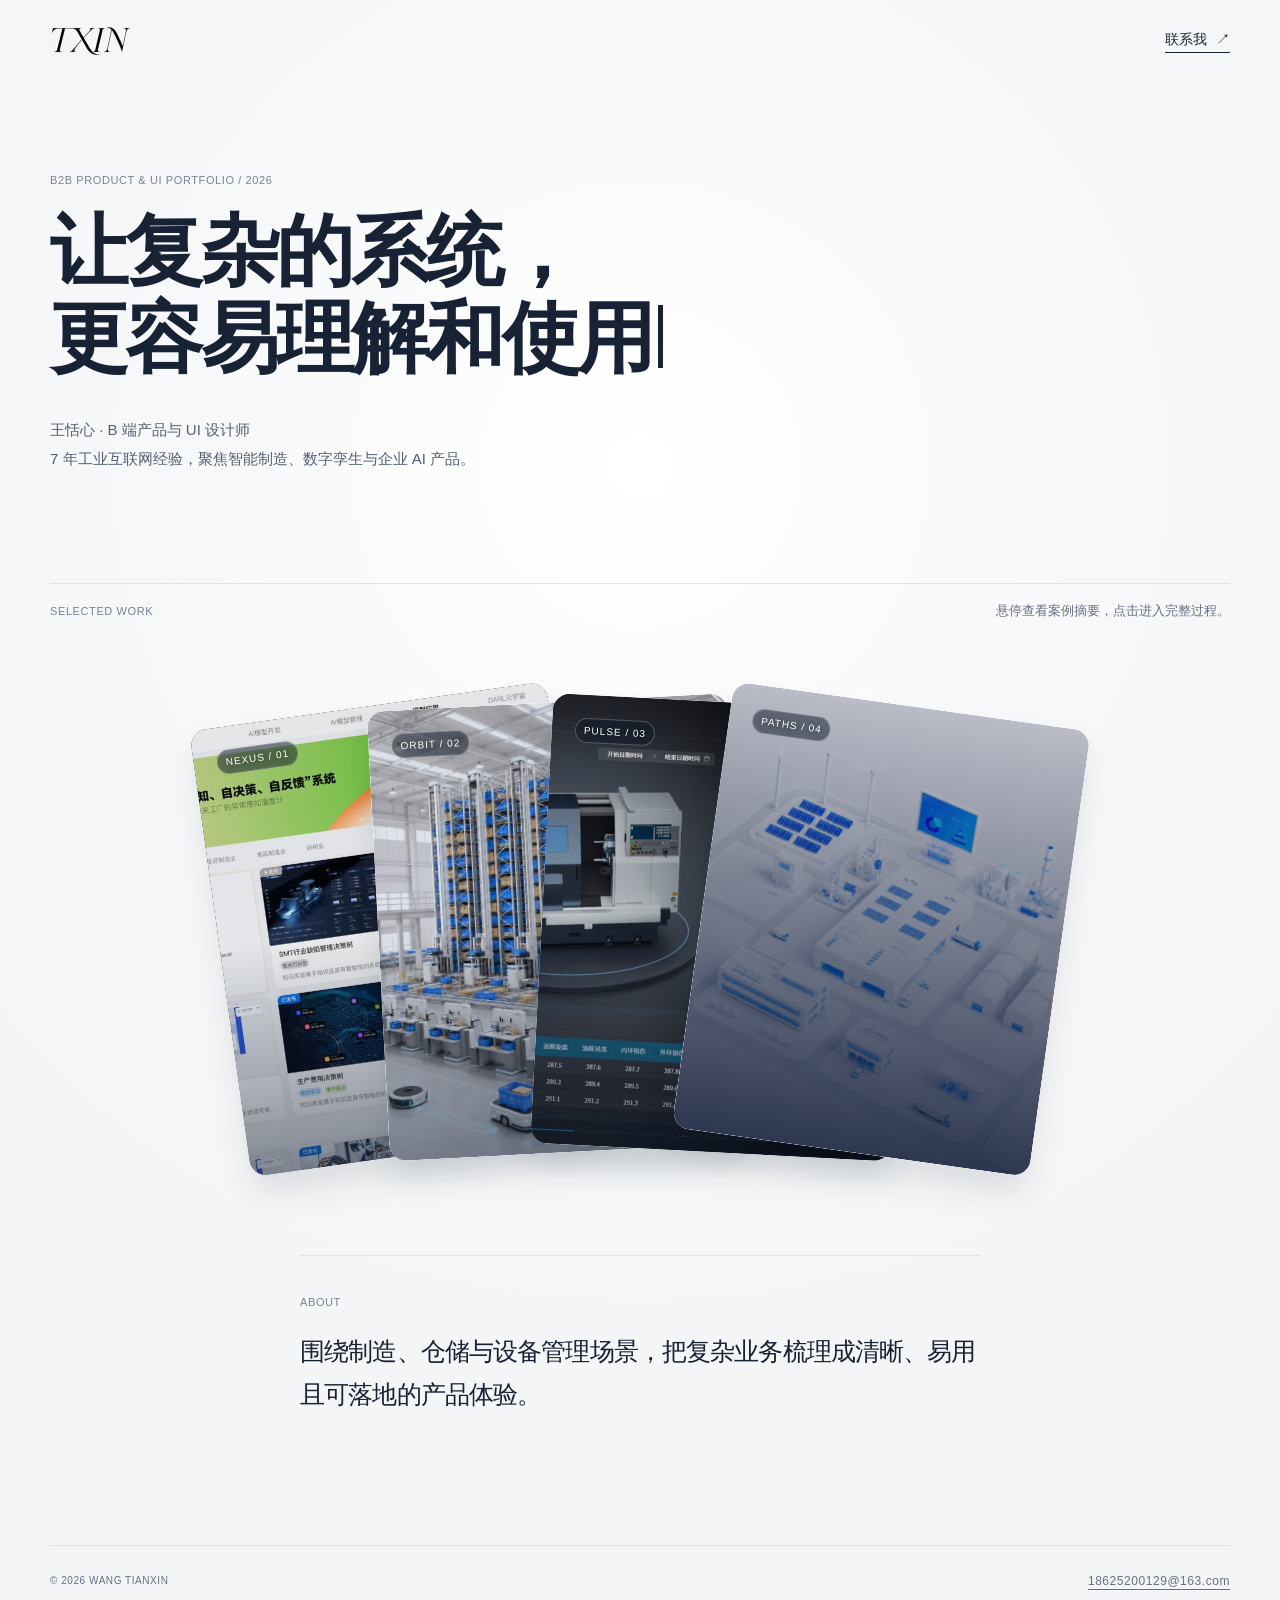
<file: index.html>
<!doctype html>
<html lang="zh-CN">
  <head>
    <link rel="icon" type="image/png" href="/favicon-64.png">
    <meta charset="UTF-8" />
    <meta name="viewport" content="width=device-width, initial-scale=1.0" />
    <meta name="description" content="B 端产品案例作品集" />
    <title>Hello TXIN</title>
    <link rel="stylesheet" href="styles.css?v=mobile-cards-1" />
    <script src="site.js" defer></script>
  </head>
  <body>
    <header class="site-header">
      <a class="wordmark" href="index.html" aria-label="回到首页"><img class="txin-logo" src="assets/txin-logo-home.png" alt="TXIN" /></a>
      <a class="contact-link" href="mailto:18625200129@163.com">联系我 <span aria-hidden="true">↗</span></a>
    </header>

    <main>
      <section class="intro" aria-labelledby="page-title">
        <p class="eyebrow">B2B PRODUCT &amp; UI PORTFOLIO / 2026</p>
        <h1 id="page-title">让复杂的系统，<br />更容易理解和使用。</h1>
        <p class="intro-copy">王恬心 · B 端产品与 UI 设计师<br />7 年工业互联网经验，聚焦智能制造、数字孪生与企业 AI 产品。</p>
      </section>

      <section class="work" aria-labelledby="work-title">
        <div class="section-heading">
          <p class="eyebrow">SELECTED WORK</p>
          <p id="work-title">悬停查看案例摘要，点击进入完整过程。</p>
        </div>

        <div class="case-deck" aria-label="精选案例">
          <a class="case-card card-1" href="cases/operations-platform.html" aria-describedby="case-1-summary">
            <div class="card-visual visual-1 card-cover card-darl" aria-hidden="true">
              <span class="visual-kicker">NEXUS / 01</span>
              <img src="assets/darl-home-card.jpg" alt="" loading="lazy" decoding="async" fetchpriority="low" />
            </div>
            <div class="card-detail" id="case-1-summary">
              <p class="card-index">01 / 工业元宇宙</p>
              <h2>DARL 达尔工业元宇宙</h2>
              <p>从 0 到 1 完成产品方案与原型，进入工厂验证并支撑多个客户沟通。</p>
              <span>查看案例 <b>↗</b></span>
            </div>
          </a>

          <a class="case-card card-2" href="cases/supply-chain.html" aria-describedby="case-2-summary">
            <div class="card-visual visual-2 k1-card-cover card-cover" aria-hidden="true">
              <span class="visual-kicker">ORBIT / 02</span>
              <img src="assets/k1-home-card.jpg" alt="" loading="lazy" decoding="async" fetchpriority="low" />
            </div>
            <div class="card-detail" id="case-2-summary">
              <p class="card-index">02 / 智能仓储 · 视频案例</p>
              <h2>K1-ASRS 智能立体库</h2>
              <p>参与国家级元宇宙标准验证产品，支持入库、出库与设备运维实时管理。</p>
              <span>查看案例 <b>↗</b></span>
            </div>
          </a>

          <a class="case-card card-3" href="cases/data-insights.html" aria-describedby="case-3-summary">
            <div class="card-visual visual-3 card-cover card-epms" aria-hidden="true">
              <span class="visual-kicker">PULSE / 03</span>
              <img src="assets/epms/home-card.jpg" alt="" decoding="async" fetchpriority="high" />
            </div>
            <div class="card-detail" id="case-3-summary">
              <p class="card-index">03 / 设备管理</p>
              <h2>EPMS 设备管理系统改版</h2>
              <p>覆盖设备台账、维护任务与处理记录，统一线上管理与追溯流程。</p>
              <span>查看案例 <b>↗</b></span>
            </div>
          </a>

          <a class="case-card card-4" href="cases/customer-success.html" aria-describedby="case-4-summary">
            <div class="card-visual visual-4 card-cover card-ai" aria-hidden="true">
              <span class="visual-kicker">ANCHOR / 04</span>
              <img src="assets/ai-home-card.jpg" alt="" loading="lazy" decoding="async" fetchpriority="low" />
            </div>
            <div class="card-detail" id="case-4-summary">
              <p class="card-index">04 / 企业 AI</p>
              <h2>伏羲 AI 中台</h2>
              <p>服务 30+ 头部客户，支撑从数据、模型到应用发布的平台化 AI 产品。</p>
              <span>查看案例 <b>↗</b></span>
            </div>
          </a>

          <a class="case-card card-5" href="cases/mega-os.html" aria-describedby="case-5-summary">
            <div class="card-visual visual-5 mega-card-cover card-cover" aria-hidden="true">
              <span class="visual-kicker">PATHS / 04</span>
              <img src="assets/mega-home-card.jpg" alt="" loading="lazy" decoding="async" fetchpriority="low" />
            </div>
            <div class="card-detail" id="case-5-summary">
              <p class="card-index">04 / 产品探索</p>
              <h2>制造业软件的两种产品路径</h2>
              <p>从传统 MOM 体系的重构升级，到轻量化、可配置的 SaaS 产品探索。</p>
              <span>查看详情 <b>↗</b></span>
            </div>
          </a>
        </div>
      </section>

      <section class="about" aria-label="关于我">
        <p class="eyebrow">ABOUT</p>
        <p>围绕制造、仓储与设备管理场景，把复杂业务梳理成清晰、易用且可落地的产品体验。</p>
      </section>
    </main>

    <footer><span>© 2026 WANG TIANXIN</span><a href="mailto:18625200129@163.com">18625200129@163.com</a></footer>
  </body>
</html>
</file>
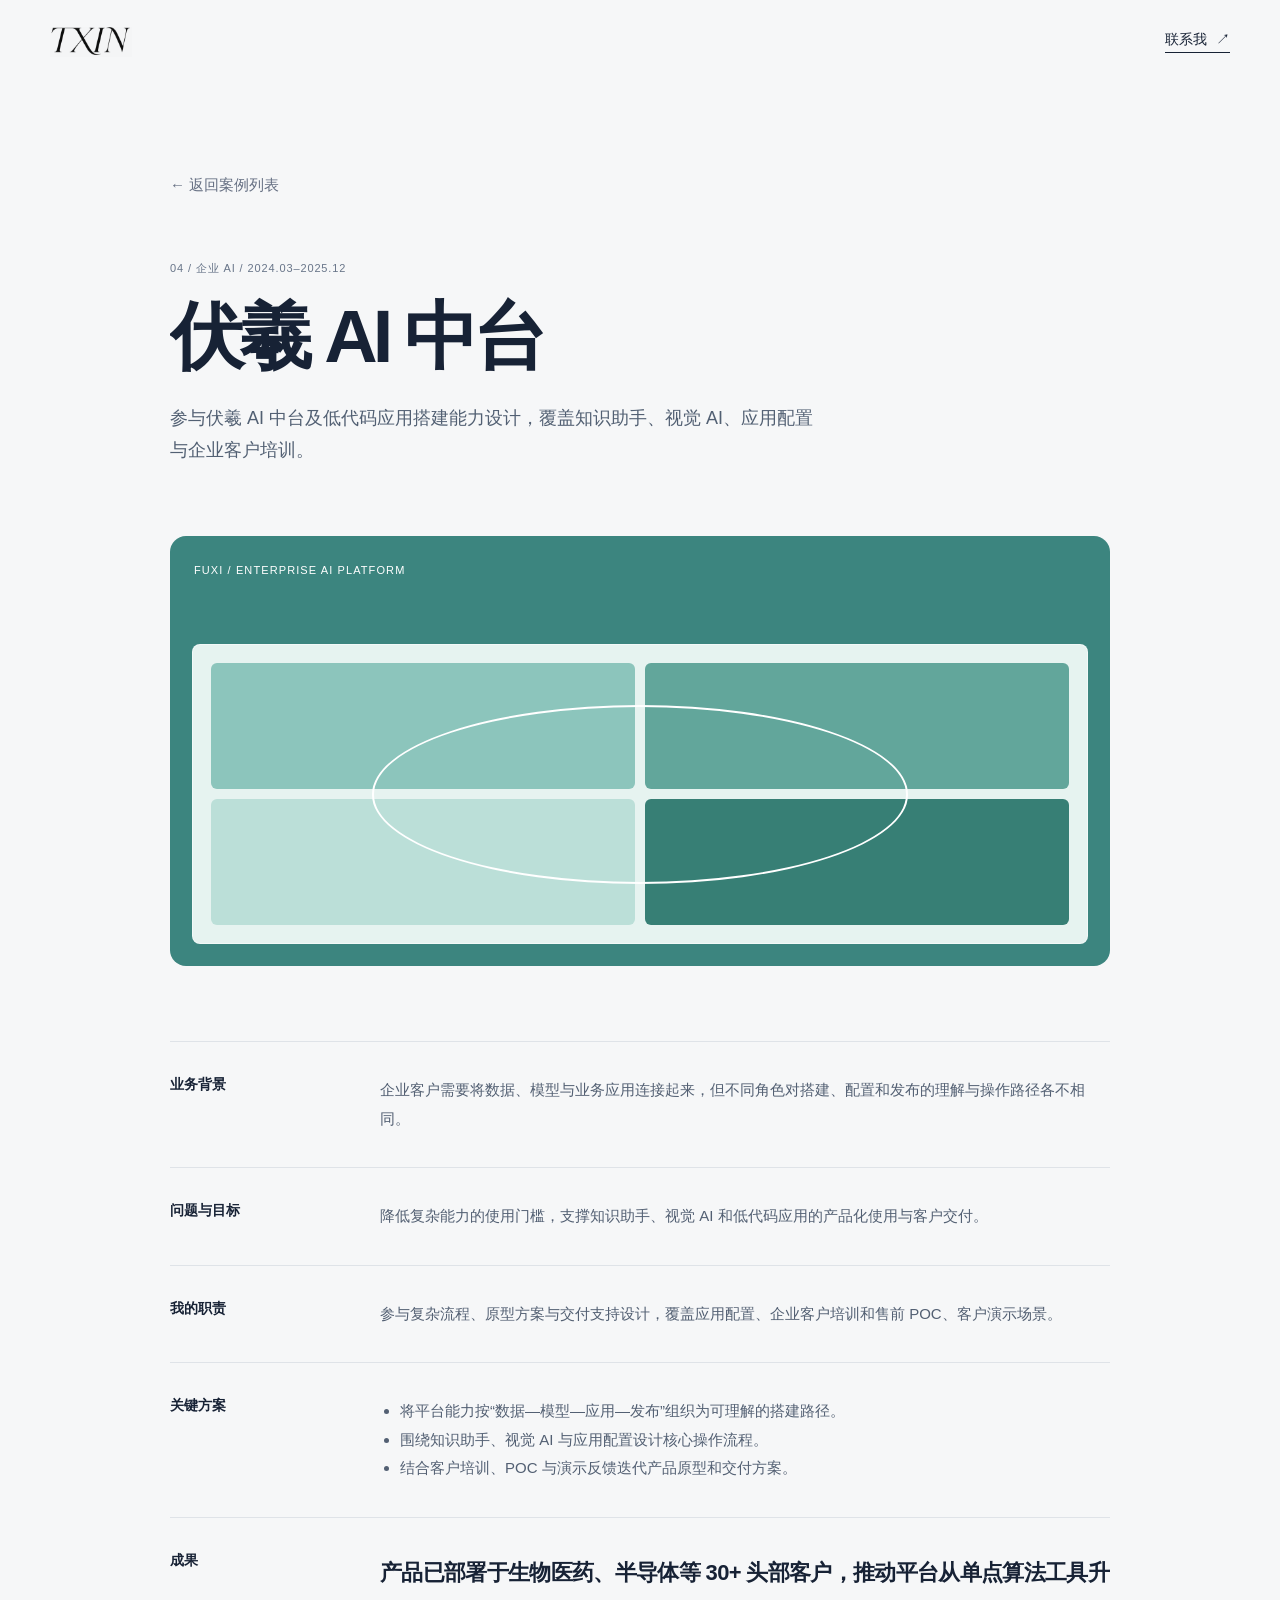
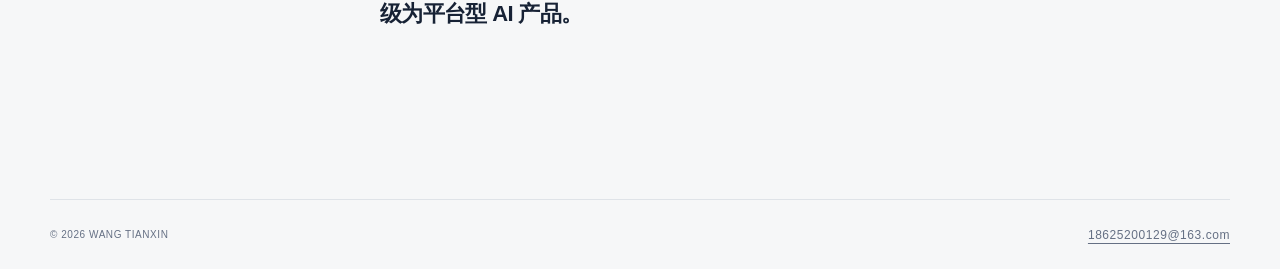
<file: cases/customer-success.html>
<!doctype html>
<html lang="zh-CN">
  <head>
    <meta charset="UTF-8" />
    <meta name="viewport" content="width=device-width, initial-scale=1.0" />
    <title>伏羲 AI 中台｜王恬心</title>
    <link rel="stylesheet" href="../styles.css" />
  </head>
  <body class="case-page">
    <header class="site-header"><a class="wordmark" href="../index.html" aria-label="回到首页"><img class="txin-logo" src="../assets/txin-logo.png" alt="TXIN" /></a><a class="contact-link" href="mailto:18625200129@163.com">联系我 <span>↗</span></a></header>
    <main class="case-main">
      <a class="back-link" href="../index.html">← 返回案例列表</a>
      <p class="case-label">04 / 企业 AI / 2024.03–2025.12</p>
      <h1>伏羲 AI 中台</h1>
      <p class="case-lead">参与伏羲 AI 中台及低代码应用搭建能力设计，覆盖知识助手、视觉 AI、应用配置与企业客户培训。</p>
      <div class="case-hero card-visual visual-4"><span class="visual-kicker">FUXI / ENTERPRISE AI PLATFORM</span><div class="customer-grid"><i></i><i></i><i></i><i></i><b></b></div></div>
      <section class="case-content"><h2>业务背景</h2><p>企业客户需要将数据、模型与业务应用连接起来，但不同角色对搭建、配置和发布的理解与操作路径各不相同。</p></section>
      <section class="case-content"><h2>问题与目标</h2><p>降低复杂能力的使用门槛，支撑知识助手、视觉 AI 和低代码应用的产品化使用与客户交付。</p></section>
      <section class="case-content"><h2>我的职责</h2><p>参与复杂流程、原型方案与交付支持设计，覆盖应用配置、企业客户培训和售前 POC、客户演示场景。</p></section>
      <section class="case-content"><h2>关键方案</h2><ul><li>将平台能力按“数据—模型—应用—发布”组织为可理解的搭建路径。</li><li>围绕知识助手、视觉 AI 与应用配置设计核心操作流程。</li><li>结合客户培训、POC 与演示反馈迭代产品原型和交付方案。</li></ul></section>
      <section class="case-content"><h2>成果</h2><p class="case-result">产品已部署于生物医药、半导体等 30+ 头部客户，推动平台从单点算法工具升级为平台型 AI 产品。</p></section>
    </main>
    <footer><span>© 2026 WANG TIANXIN</span><a href="mailto:18625200129@163.com">18625200129@163.com</a></footer>
  </body>
</html>
</file>
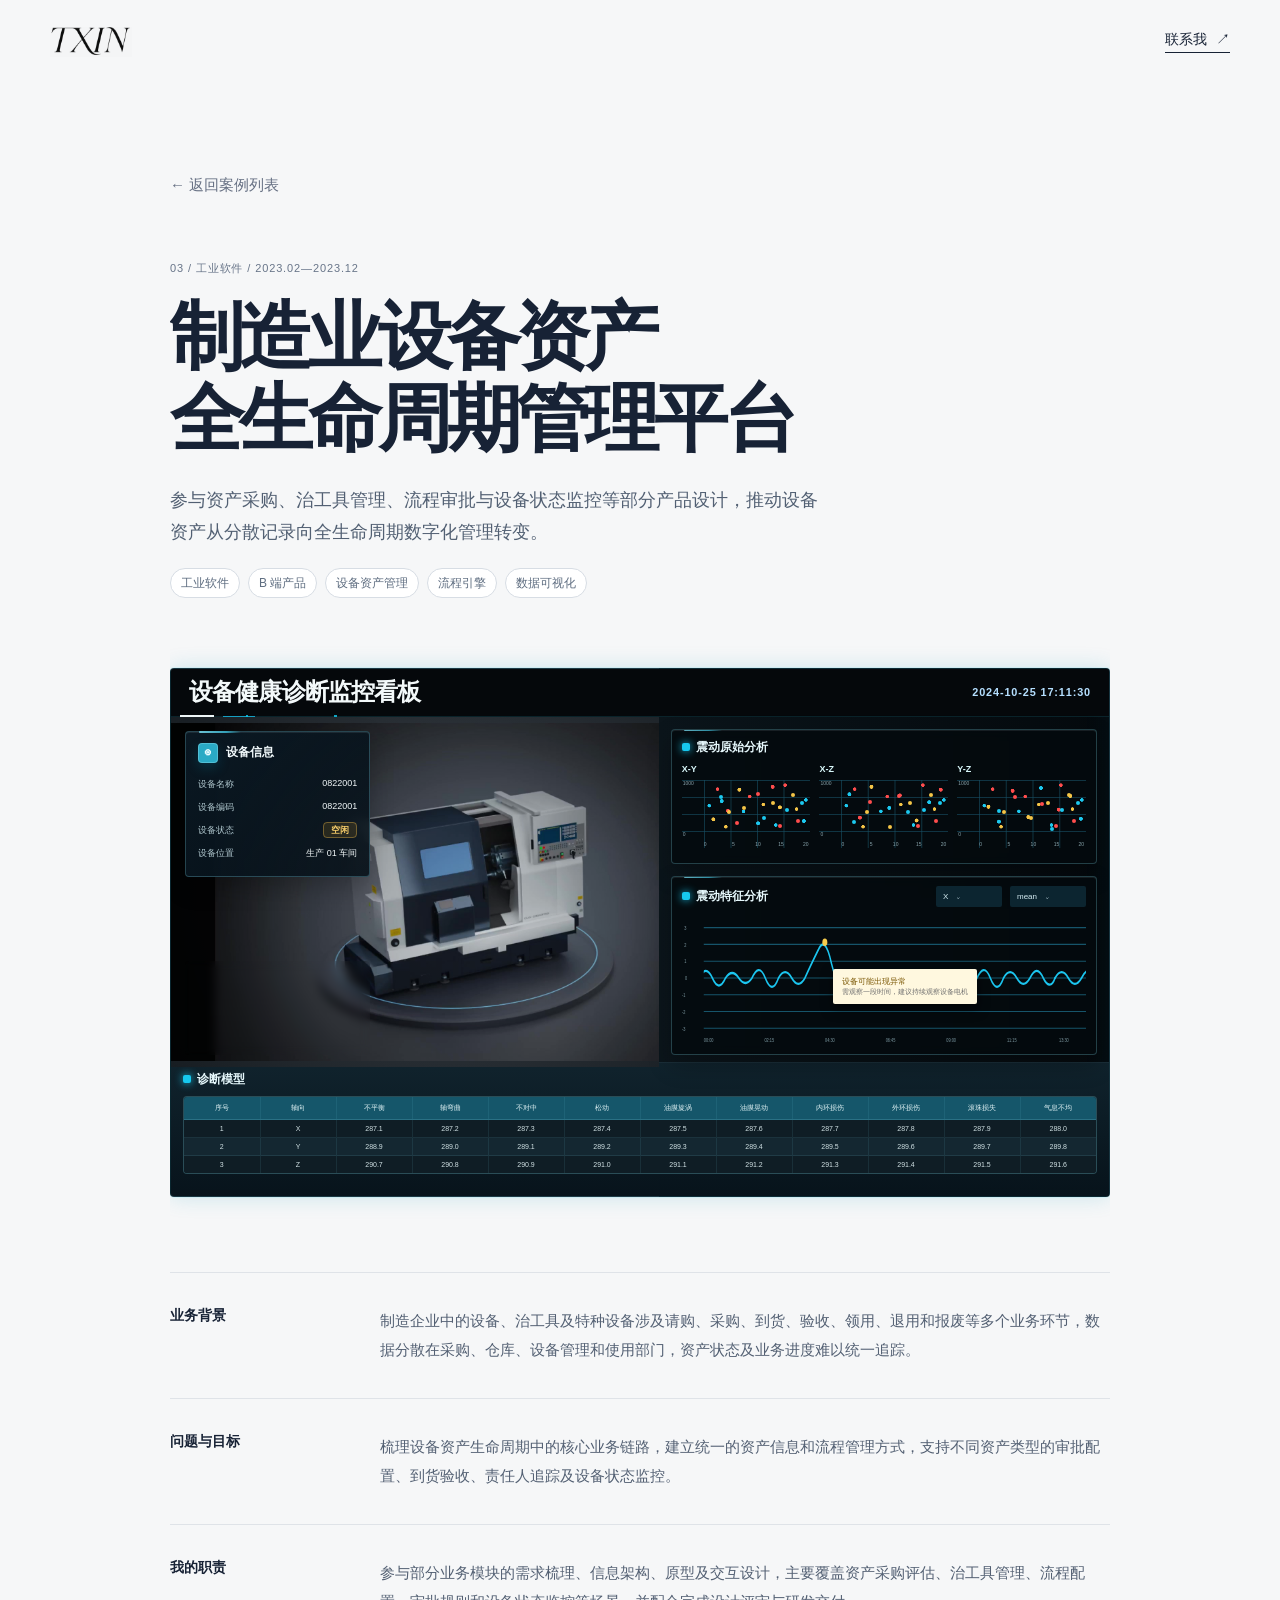
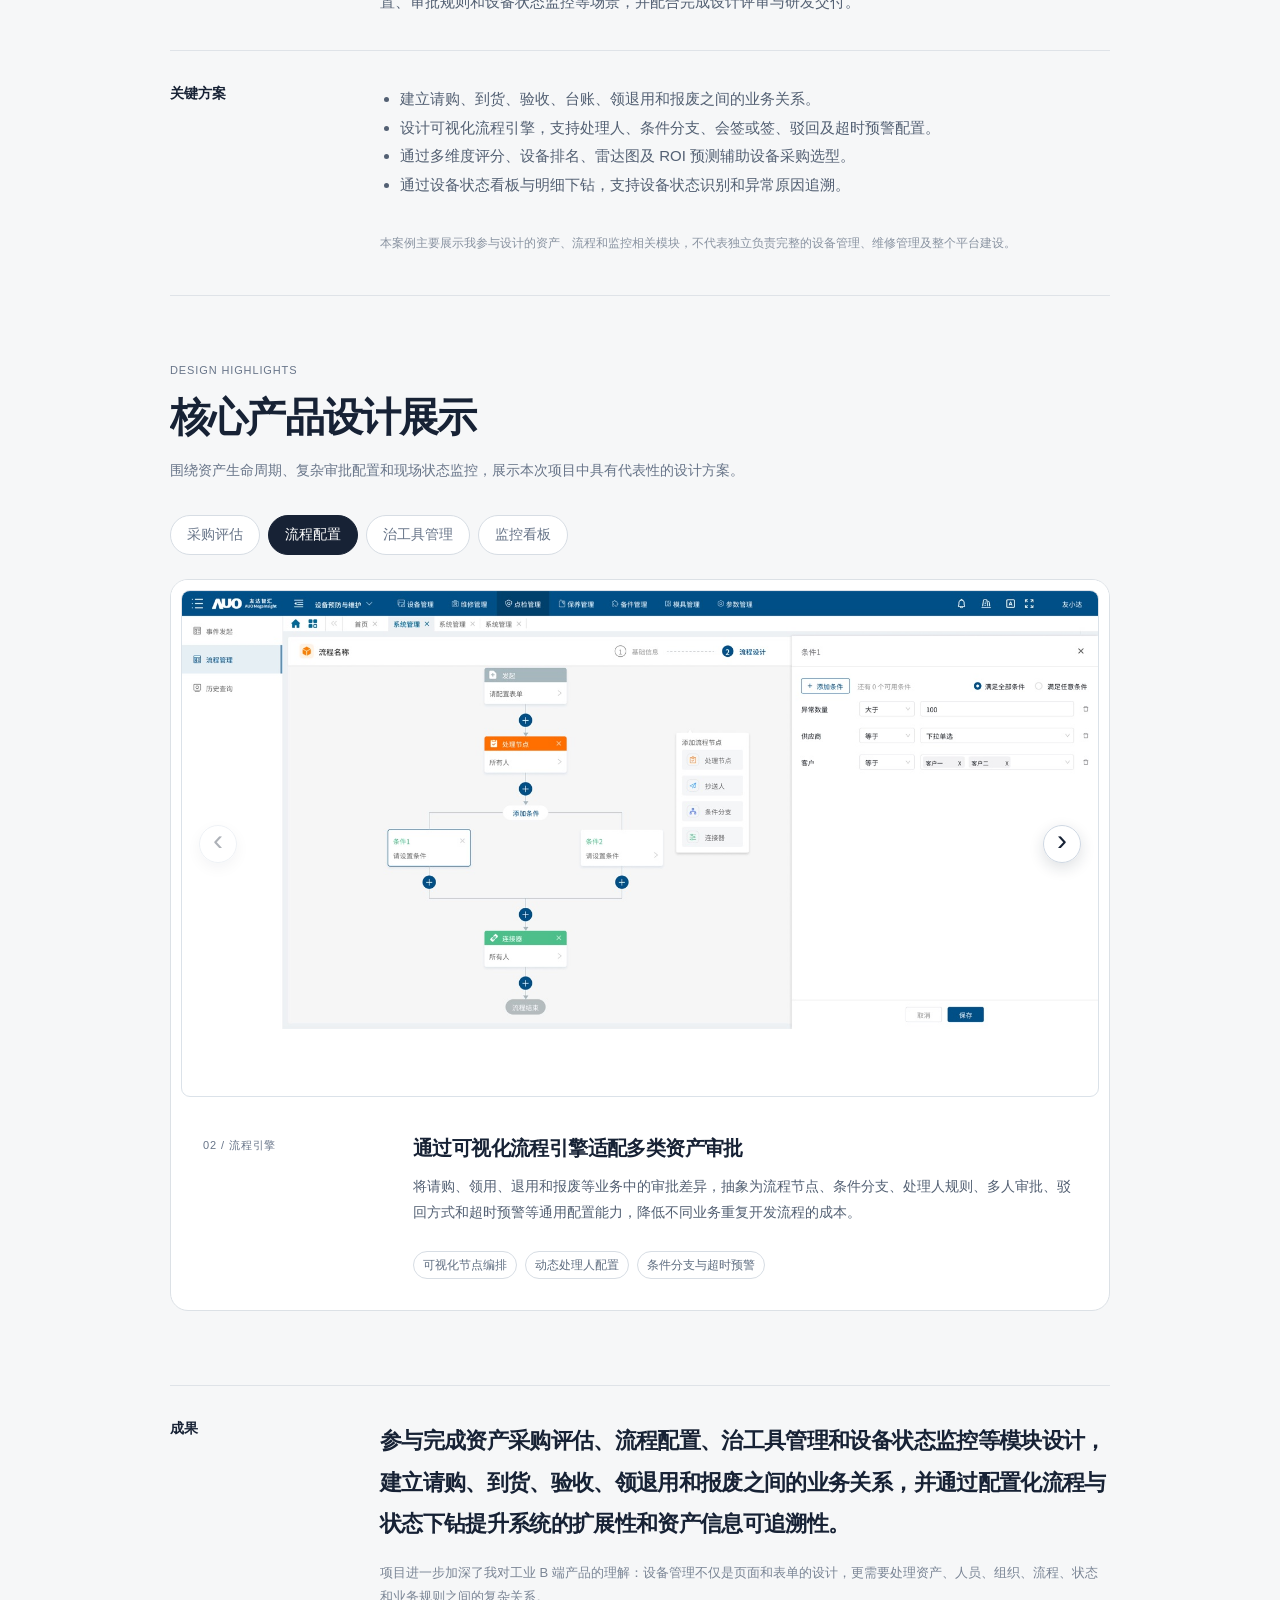
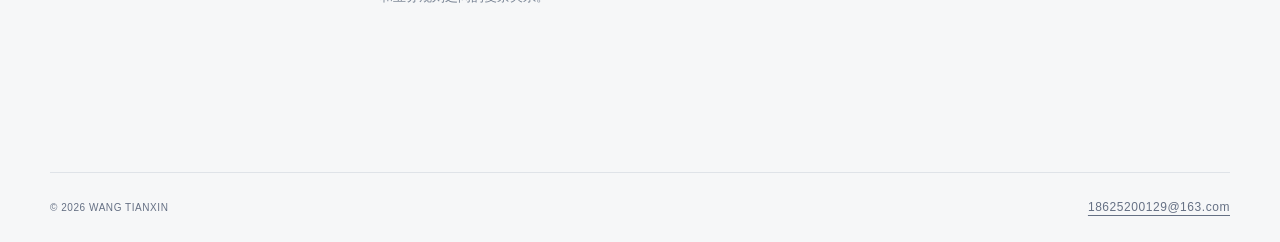
<file: cases/data-insights.html>
<!doctype html>
<html lang="zh-CN">
  <head>
    <meta charset="UTF-8" />
    <meta name="viewport" content="width=device-width, initial-scale=1.0" />
    <title>EPMS 设备管理系统改版｜王恬心</title>
    <link rel="stylesheet" href="../styles.css" />
    <script src="../case-gallery.js" defer></script>
    <script src="../case-diagnostics.js" defer></script>
  </head>
  <body class="case-page">
    <header class="site-header"><a class="wordmark" href="../index.html" aria-label="回到首页"><img class="txin-logo" src="../assets/txin-logo.png" alt="TXIN" /></a><a class="contact-link" href="mailto:18625200129@163.com">联系我 <span>↗</span></a></header>
    <main class="case-main">
      <a class="back-link" href="../index.html">← 返回案例列表</a>
      <p class="case-label">03 / 工业软件 / 2023.02—2023.12</p>
      <h1>制造业设备资产<br />全生命周期管理平台</h1>
      <p class="case-lead epms-lead">参与资产采购、治工具管理、流程审批与设备状态监控等部分产品设计，推动设备资产从分散记录向全生命周期数字化管理转变。</p>
      <ul class="project-tags" aria-label="项目标签"><li>工业软件</li><li>B 端产品</li><li>设备资产管理</li><li>流程引擎</li><li>数据可视化</li></ul>
      <section class="case-hero diagnostic-v2" aria-label="设备健康诊断监控看板演示">
        <div class="diagnostic-v2-scale">
        <header class="diagnostic-v2-header"><h2>设备健康诊断监控看板</h2><time>2024-10-25 17:11:30</time></header>
        <div class="diagnostic-v2-main">
          <div class="diagnostic-v2-machine">
            <div class="diagnostic-info-panel"><h3><i class="v2-panel-icon v2-device-icon" aria-hidden="true">⌾</i>设备信息</h3><dl><div><dt>设备名称</dt><dd>0822001</dd></div><div><dt>设备编码</dt><dd>0822001</dd></div><div><dt>设备状态</dt><dd><b>空闲</b></dd></div><div><dt>设备位置</dt><dd>生产 01 车间</dd></div></dl></div>
            <video class="machine-rotation diagnostic-v2-rotation" muted autoplay loop playsinline preload="auto" poster="../assets/epms/device-rotation-poster.jpg" aria-label="CNC 设备旋转演示"><source src="../assets/epms/device-rotation.mp4" type="video/mp4" /></video>
            <div class="diagnostic-health-panel"><h3><i class="v2-panel-icon v2-health-icon" aria-hidden="true">⌁</i>健康诊断</h3><p class="health-good">●　X　2.5　设备十分健康</p><p class="health-watch">●　Y　2.5　建议持续观察</p><p class="health-alert">●　Z　2.5　建议停机检查</p></div>
          </div>
          <div class="diagnostic-v2-analysis">
            <section class="diagnostic-analysis-panel"><h3><i></i>震动原始分析</h3><div class="scatter-row" aria-label="震动原始分析"><div class="scatter-panel"><b>X-Y</b><div class="scatter-canvas"><span class="axis-y axis-1000">1000</span><span class="axis-y axis-0">0</span><span class="axis-x axis-x0">0</span><span class="axis-x axis-x5">5</span><span class="axis-x axis-x10">10</span><span class="axis-x axis-x15">15</span><span class="axis-x axis-x20">20</span><i></i><i></i><i></i><i></i><i></i><i></i><i></i><i></i><i></i><i></i><i></i><i></i></div></div><div class="scatter-panel"><b>X-Z</b><div class="scatter-canvas alt"><span class="axis-y axis-1000">1000</span><span class="axis-y axis-0">0</span><span class="axis-x axis-x0">0</span><span class="axis-x axis-x5">5</span><span class="axis-x axis-x10">10</span><span class="axis-x axis-x15">15</span><span class="axis-x axis-x20">20</span><i></i><i></i><i></i><i></i><i></i><i></i><i></i><i></i><i></i><i></i><i></i><i></i></div></div><div class="scatter-panel"><b>Y-Z</b><div class="scatter-canvas warm"><span class="axis-y axis-1000">1000</span><span class="axis-y axis-0">0</span><span class="axis-x axis-x0">0</span><span class="axis-x axis-x5">5</span><span class="axis-x axis-x10">10</span><span class="axis-x axis-x15">15</span><span class="axis-x axis-x20">20</span><i></i><i></i><i></i><i></i><i></i><i></i><i></i><i></i><i></i><i></i><i></i><i></i></div></div></div></section>
            <section class="diagnostic-analysis-panel diagnostic-trend-panel"><div class="diagnostic-trend-heading"><h3><i></i>震动特征分析</h3><span>X　⌄</span><span>mean　⌄</span></div><svg viewBox="0 0 520 118" aria-hidden="true" preserveAspectRatio="none"><defs><clipPath id="trend-plot-clip" clipPathUnits="userSpaceOnUse"><rect x="28" y="14" width="492" height="90" /></clipPath></defs><path class="grid-line" d="M28 14H520M28 29H520M28 44H520M28 59H520M28 74H520M28 89H520M28 104H520"/><g class="trend-axis"><text x="3" y="16">3</text><text x="3" y="31">2</text><text x="3" y="46">1</text><text x="4" y="61">0</text><text x="0" y="76">-1</text><text x="0" y="91">-2</text><text x="0" y="106">-3</text><text x="28" y="116">00:00</text><text x="106" y="116">02:15</text><text x="184" y="116">04:30</text><text x="262" y="116">06:45</text><text x="340" y="116">09:00</text><text x="418" y="116">11:15</text><text x="485" y="116">13:30</text></g><g class="trend-wave" clip-path="url(#trend-plot-clip)"><g class="trend-wave-track"><animateTransform attributeName="transform" type="translate" from="0 0" to="-492 0" dur="18s" repeatCount="indefinite" calcMode="linear"/><g transform="translate(28 0) scale(.946 1)"><path id="trend-wave-path" class="trend-line" d="M0 59 C6 52 12 52 18 59 C24 66 30 66 36 59 C42 51 48 50 54 59 C60 68 66 68 72 59 C78 53 84 53 90 59 C96 65 102 65 108 59 C114 50 120 49 126 59 C132 69 138 70 144 59 C150 52 156 52 162 59 C168 66 174 66 180 59 C186 50 192 42 198 34 C204 25 210 28 216 46 C222 62 228 69 234 59 C240 52 246 52 252 59 C258 66 264 66 270 59 C276 51 282 50 288 59 C294 68 300 68 306 59 C312 53 318 53 324 59 C330 65 336 65 342 59 C348 51 354 50 360 59 C366 68 372 68 378 59 C384 52 390 52 396 59 C402 66 408 66 414 59 C420 50 426 49 432 59 C438 69 444 70 450 59 C456 52 462 52 468 59 C474 66 480 66 486 59 C492 51 498 50 504 59 C510 67 516 67 520 59"/><circle class="anomaly-dot" cx="207" cy="27" r="3.4"/></g><g transform="translate(520 0) scale(.946 1)"><use href="#trend-wave-path"/><circle class="anomaly-dot" cx="207" cy="27" r="3.4"/></g></g></g></svg><div class="trend-callout">设备可能出现异常<br /><span>需观察一段时间，建议持续观察设备电机</span></div></section>
          </div>
        </div>
        <section class="diagnostic-model-panel"><h3><i></i>诊断模型</h3><div class="diagnostic-table-wrap"><table><thead><tr><th>序号</th><th>轴向</th><th>不平衡</th><th>轴弯曲</th><th>不对中</th><th>松动</th><th>油膜旋涡</th><th>油膜晃动</th><th>内环损伤</th><th>外环损伤</th><th>滚珠损失</th><th>气息不均</th></tr></thead><tbody><tr><td>1</td><td>X</td><td>287.1</td><td>287.2</td><td>287.3</td><td>287.4</td><td>287.5</td><td>287.6</td><td>287.7</td><td>287.8</td><td>287.9</td><td>288.0</td></tr><tr><td>2</td><td>Y</td><td>288.9</td><td>289.0</td><td>289.1</td><td>289.2</td><td>289.3</td><td>289.4</td><td>289.5</td><td>289.6</td><td>289.7</td><td>289.8</td></tr><tr><td>3</td><td>Z</td><td>290.7</td><td>290.8</td><td>290.9</td><td>291.0</td><td>291.1</td><td>291.2</td><td>291.3</td><td>291.4</td><td>291.5</td><td>291.6</td></tr></tbody></table></div>
        </section>
        </div>
      </section>
      <section class="case-content"><h2>业务背景</h2><p>制造企业中的设备、治工具及特种设备涉及请购、采购、到货、验收、领用、退用和报废等多个业务环节，数据分散在采购、仓库、设备管理和使用部门，资产状态及业务进度难以统一追踪。</p></section>
      <section class="case-content"><h2>问题与目标</h2><p>梳理设备资产生命周期中的核心业务链路，建立统一的资产信息和流程管理方式，支持不同资产类型的审批配置、到货验收、责任人追踪及设备状态监控。</p></section>
      <section class="case-content"><h2>我的职责</h2><p>参与部分业务模块的需求梳理、信息架构、原型及交互设计，主要覆盖资产采购评估、治工具管理、流程配置、审批规则和设备状态监控等场景，并配合完成设计评审与研发交付。</p></section>
      <section class="case-content"><h2>关键方案</h2><ul><li>建立请购、到货、验收、台账、领退用和报废之间的业务关系。</li><li>设计可视化流程引擎，支持处理人、条件分支、会签或签、驳回及超时预警配置。</li><li>通过多维度评分、设备排名、雷达图及 ROI 预测辅助设备采购选型。</li><li>通过设备状态看板与明细下钻，支持设备状态识别和异常原因追溯。</li></ul></section>
      <p class="case-boundary">本案例主要展示我参与设计的资产、流程和监控相关模块，不代表独立负责完整的设备管理、维修管理及整个平台建设。</p>
      <section class="design-showcase epms-showcase" aria-labelledby="epms-design-title">
        <div class="showcase-heading">
          <p class="case-label">DESIGN HIGHLIGHTS</p>
          <h2 id="epms-design-title">核心产品设计展示</h2>
          <p class="showcase-intro">围绕资产生命周期、复杂审批配置和现场状态监控，展示本次项目中具有代表性的设计方案。</p>
        </div>
        <div class="design-tabs" role="tablist" aria-label="EPMS 设计展示">
          <button class="design-tab" id="epms-tab-procurement" type="button" role="tab" aria-selected="false" aria-controls="epms-design-panel" tabindex="-1" data-images="../assets/epms/tool-procurement-model.png|../assets/epms/tool-arrival-order-list.png|../assets/epms/tool-feature-configuration.png" data-alt="设备采购评估与配置界面" data-fit="contain" data-index="01 / 采购决策" data-title="通过多指标模型辅助设备采购选型" data-description="支持根据资产类型、品牌、预算和能耗等条件筛选候选设备，并配置设备成本、设备能力、能耗及售后支持等评估维度。系统通过综合排名、雷达图和 ROI 预测，帮助用户更直观地比较不同设备方案。" data-points="自定义评估维度与权重|候选设备综合排名|雷达图与 ROI 预测">采购评估</button>
          <button class="design-tab is-active" id="epms-tab-workflow" type="button" role="tab" aria-selected="true" aria-controls="epms-design-panel" data-images="../assets/epms/workflow-branch.jpg|../assets/epms/workflow-form.jpg|../assets/epms/workflow-handler.jpg" data-alt="资产审批流程配置界面" data-fit="contain" data-index="02 / 流程引擎" data-title="通过可视化流程引擎适配多类资产审批" data-description="将请购、领用、退用和报废等业务中的审批差异，抽象为流程节点、条件分支、处理人规则、多人审批、驳回方式和超时预警等通用配置能力，降低不同业务重复开发流程的成本。" data-points="可视化节点编排|动态处理人配置|条件分支与超时预警">流程配置</button>
          <button class="design-tab" id="epms-tab-tooling" type="button" role="tab" aria-selected="false" aria-controls="epms-design-panel" tabindex="-1" data-images="../assets/epms/tool-asset-information.png|../assets/epms/tool-arrival-acceptance.png|../assets/epms/tool-owner-selection-dialog.png" data-alt="治工具台账、验收与责任人配置界面" data-fit="contain" data-index="03 / 资产生命周期" data-title="建立治工具从请购到退出使用的全过程记录" data-description="围绕治工具数量多、验收标准复杂、责任人变化频繁等特点，串联请购、到货、验收、入库、领用、退用和报废等环节，并通过统一台账记录资产位置、使用人、状态及验收结果。" data-points="请购到报废业务闭环|验收标准与实测结果记录|资产状态及责任人追踪">治工具管理</button>
          <button class="design-tab" id="epms-tab-monitoring" type="button" role="tab" aria-selected="false" aria-controls="epms-design-panel" tabindex="-1" data-images="../assets/epms/equipment-monitoring-dashboard.jpg|../assets/epms/equipment-health-dashboard.jpg|../assets/epms/mold-usage-dashboard.jpg" data-alt="设备状态与健康监控看板界面" data-fit="cover" data-index="04 / 状态监控" data-title="从设备状态总览下钻至异常明细" data-description="通过设备矩阵和颜色编码集中展示运行、维修、保养、空闲及无生产计划等状态，帮助管理人员快速识别异常设备；点击设备后可继续查看空闲原因、持续时间、标准时长及数据上报时间。" data-points="设备状态颜色编码|大规模设备矩阵展示|状态明细下钻与原因追溯">监控看板</button>
        </div>
        <div class="design-stage" id="epms-design-panel" role="tabpanel" aria-labelledby="epms-tab-workflow">
          <div class="design-image-frame has-gallery" data-fit="contain"><div class="workflow-carousel" data-images="../assets/epms/workflow-branch.jpg|../assets/epms/workflow-form.jpg|../assets/epms/workflow-handler.jpg" data-alt="资产审批流程配置界面"><button class="workflow-nav workflow-prev" type="button" aria-label="查看上一张流程配置界面" disabled>‹</button><img class="design-image workflow-image" src="../assets/epms/workflow-branch.jpg" alt="资产审批流程配置界面 1" /><button class="workflow-nav workflow-next" type="button" aria-label="查看下一张流程配置界面">›</button></div></div>
          <div class="design-copy"><p class="case-label">02 / 流程引擎</p><h3>通过可视化流程引擎适配多类资产审批</h3><p>将请购、领用、退用和报废等业务中的审批差异，抽象为流程节点、条件分支、处理人规则、多人审批、驳回方式和超时预警等通用配置能力，降低不同业务重复开发流程的成本。</p><ul class="design-points"><li>可视化节点编排</li><li>动态处理人配置</li><li>条件分支与超时预警</li></ul></div>
        </div>
      </section>
      <section class="case-content"><h2>成果</h2><div><p class="case-result">参与完成资产采购评估、流程配置、治工具管理和设备状态监控等模块设计，建立请购、到货、验收、领退用和报废之间的业务关系，并通过配置化流程与状态下钻提升系统的扩展性和资产信息可追溯性。</p><p class="case-result-note">项目进一步加深了我对工业 B 端产品的理解：设备管理不仅是页面和表单的设计，更需要处理资产、人员、组织、流程、状态和业务规则之间的复杂关系。</p></div></section>
    </main>
    <footer><span>© 2026 WANG TIANXIN</span><a href="mailto:18625200129@163.com">18625200129@163.com</a></footer>
  </body>
</html>
</file>
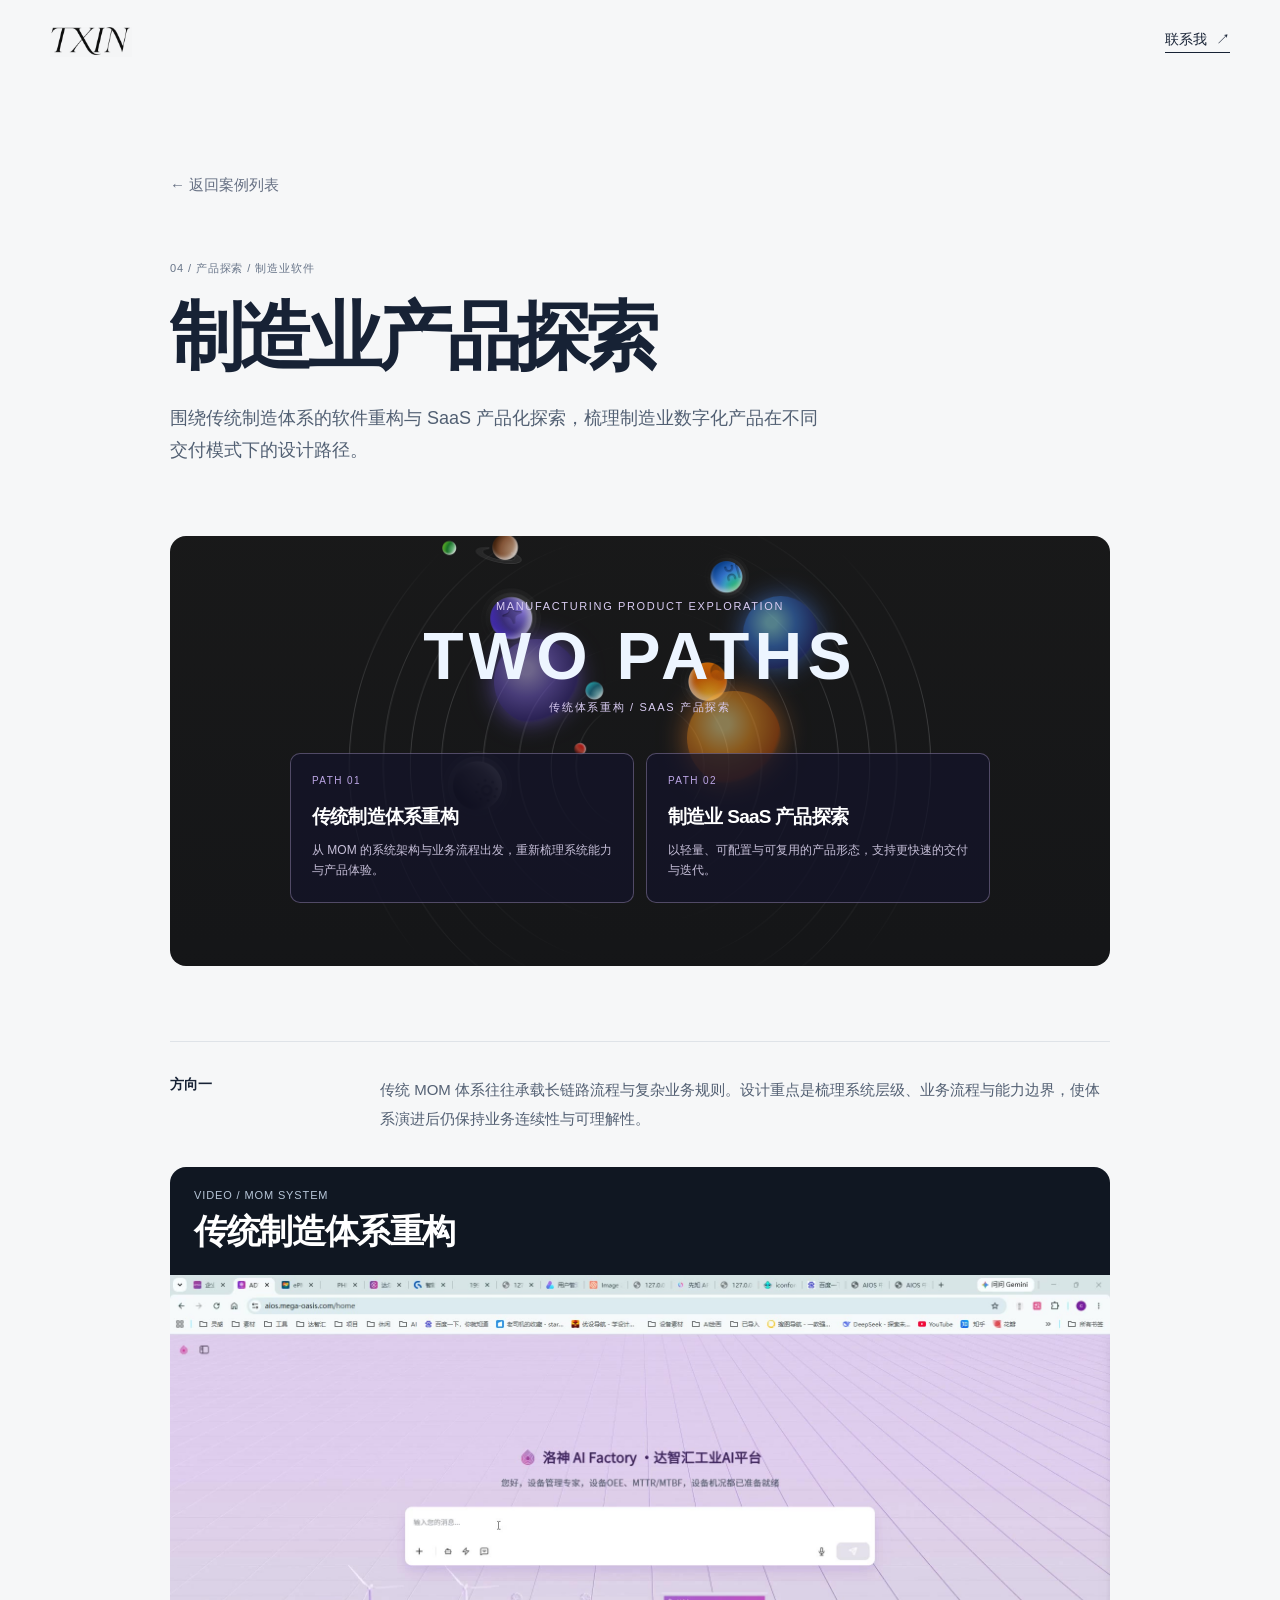
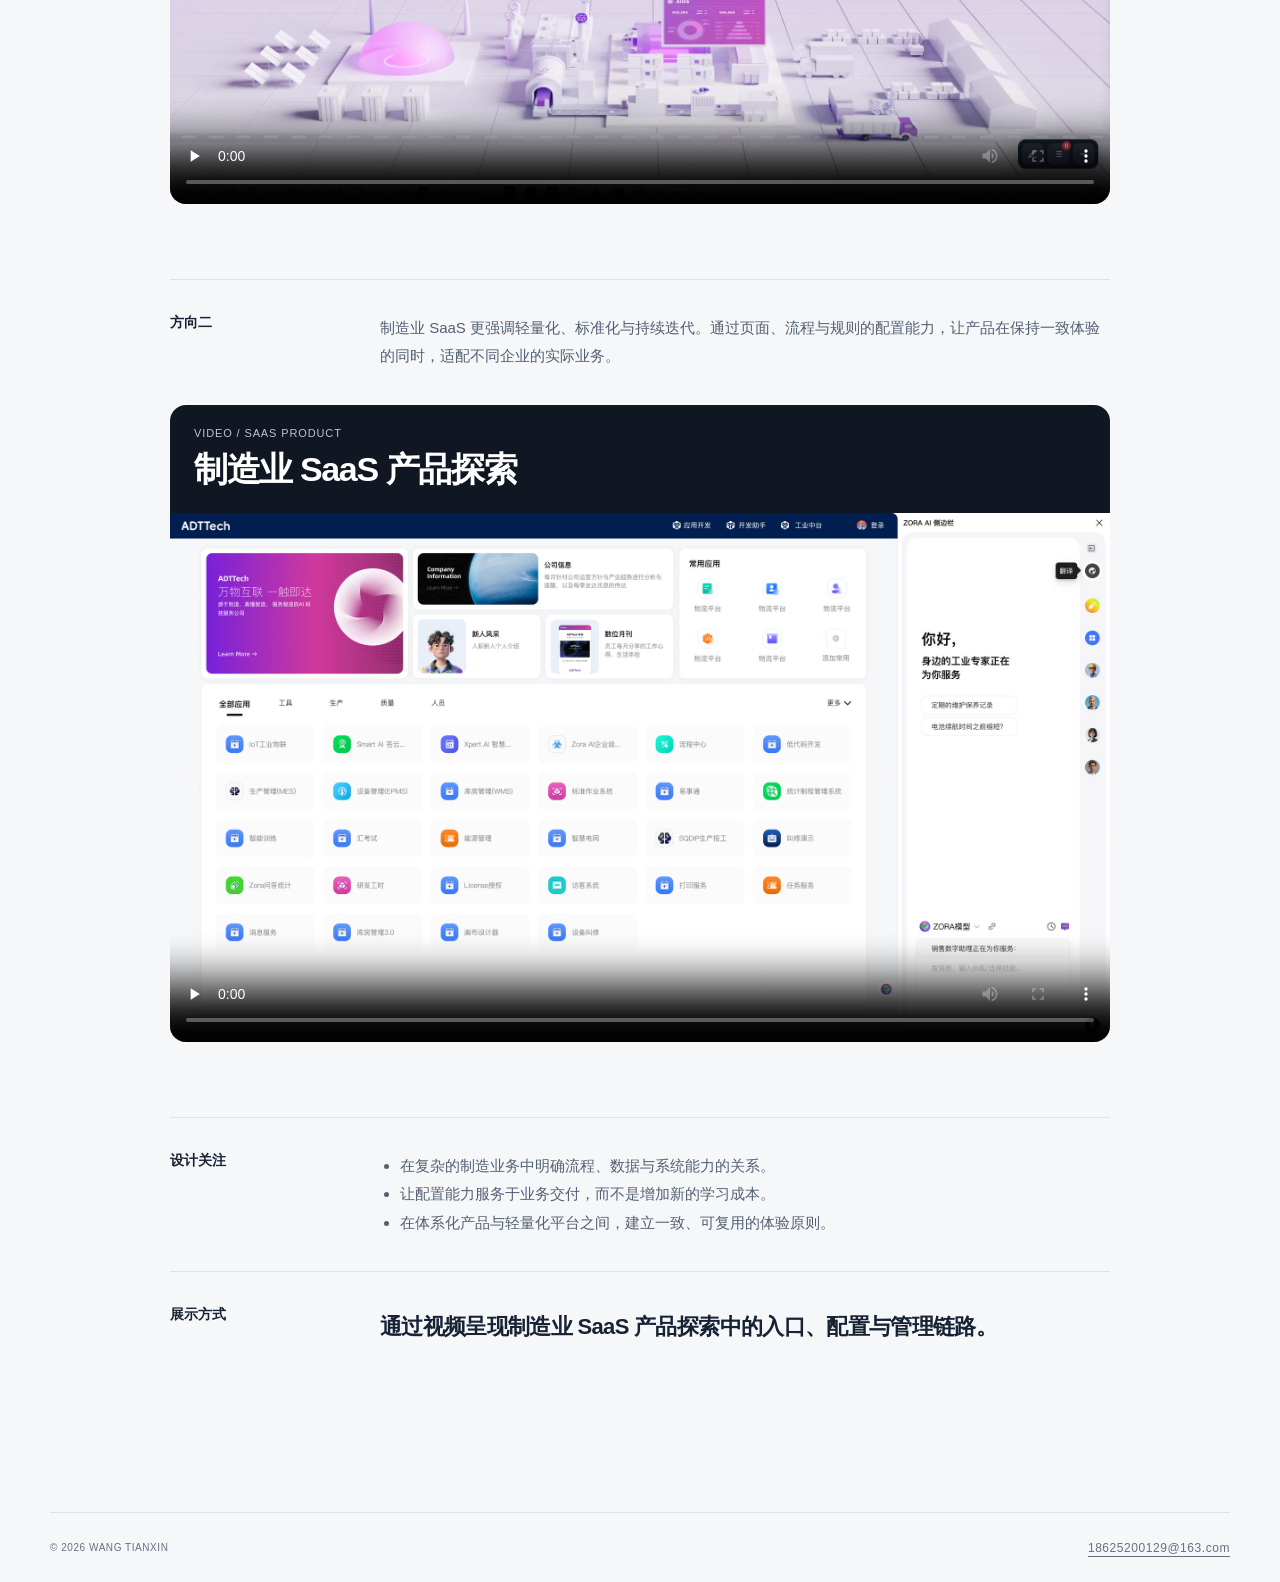
<file: cases/mega-os.html>
<!doctype html>
<html lang="zh-CN">
  <head>
    <meta charset="UTF-8" />
    <meta name="viewport" content="width=device-width, initial-scale=1.0" />
    <title>制造业产品探索｜王恬心</title>
    <link rel="stylesheet" href="../styles.css" />
  </head>
  <body class="case-page">
    <header class="site-header"><a class="wordmark" href="../index.html" aria-label="回到首页"><img class="txin-logo" src="../assets/txin-logo.png" alt="TXIN" /></a><a class="contact-link" href="mailto:18625200129@163.com">联系我 <span>↗</span></a></header>
    <main class="case-main">
      <a class="back-link" href="../index.html">← 返回案例列表</a>
      <p class="case-label">04 / 产品探索 / 制造业软件</p>
      <h1>制造业产品探索</h1>
      <p class="case-lead">围绕传统制造体系的软件重构与 SaaS 产品化探索，梳理制造业数字化产品在不同交付模式下的设计路径。</p>
      <section class="case-hero mega-hero" aria-label="制造业软件产品路径概念展示">
        <div class="mega-planet-layer" aria-hidden="true"><i class="mega-planet mega-planet-purple"></i><i class="mega-planet mega-planet-orange"></i><i class="mega-planet mega-planet-blue"></i></div>
        <div class="mega-hero-brand"><span>MANUFACTURING PRODUCT EXPLORATION</span><b>TWO PATHS</b><small>传统体系重构 / SAAS 产品探索</small></div>
        <div class="mega-path-grid"><article><p>PATH 01</p><h2>传统制造体系重构</h2><span>从 MOM 的系统架构与业务流程出发，重新梳理系统能力与产品体验。</span></article><article><p>PATH 02</p><h2>制造业 SaaS 产品探索</h2><span>以轻量、可配置与可复用的产品形态，支持更快速的交付与迭代。</span></article></div>
      </section>
      <section class="case-content"><h2>方向一</h2><p>传统 MOM 体系往往承载长链路流程与复杂业务规则。设计重点是梳理系统层级、业务流程与能力边界，使体系演进后仍保持业务连续性与可理解性。</p></section>
      <section class="video-showcase path-video-showcase" aria-labelledby="mom-video-title"><p class="case-label">VIDEO / MOM SYSTEM</p><h2 id="mom-video-title">传统制造体系重构</h2><video class="case-video path-video" controls playsinline preload="none" poster="../assets/mom-system-poster.jpg"><source src="../assets/mom-system-showcase.mp4" type="video/mp4" />您的浏览器不支持视频播放。</video></section>
      <section class="case-content"><h2>方向二</h2><p>制造业 SaaS 更强调轻量化、标准化与持续迭代。通过页面、流程与规则的配置能力，让产品在保持一致体验的同时，适配不同企业的实际业务。</p></section>
      <section class="video-showcase path-video-showcase" aria-labelledby="saas-video-title"><p class="case-label">VIDEO / SAAS PRODUCT</p><h2 id="saas-video-title">制造业 SaaS 产品探索</h2><video class="case-video path-video" controls playsinline preload="none" poster="../assets/saas-video-poster.jpg"><source src="../assets/saas-low-code-showcase.mp4" type="video/mp4" />您的浏览器不支持视频播放。</video></section>
      <section class="case-content"><h2>设计关注</h2><ul><li>在复杂的制造业务中明确流程、数据与系统能力的关系。</li><li>让配置能力服务于业务交付，而不是增加新的学习成本。</li><li>在体系化产品与轻量化平台之间，建立一致、可复用的体验原则。</li></ul></section>
      <section class="case-content"><h2>展示方式</h2><p class="case-result">通过视频呈现制造业 SaaS 产品探索中的入口、配置与管理链路。</p></section>
    </main>
    <footer><span>© 2026 WANG TIANXIN</span><a href="mailto:18625200129@163.com">18625200129@163.com</a></footer>
  </body>
</html>
</file>
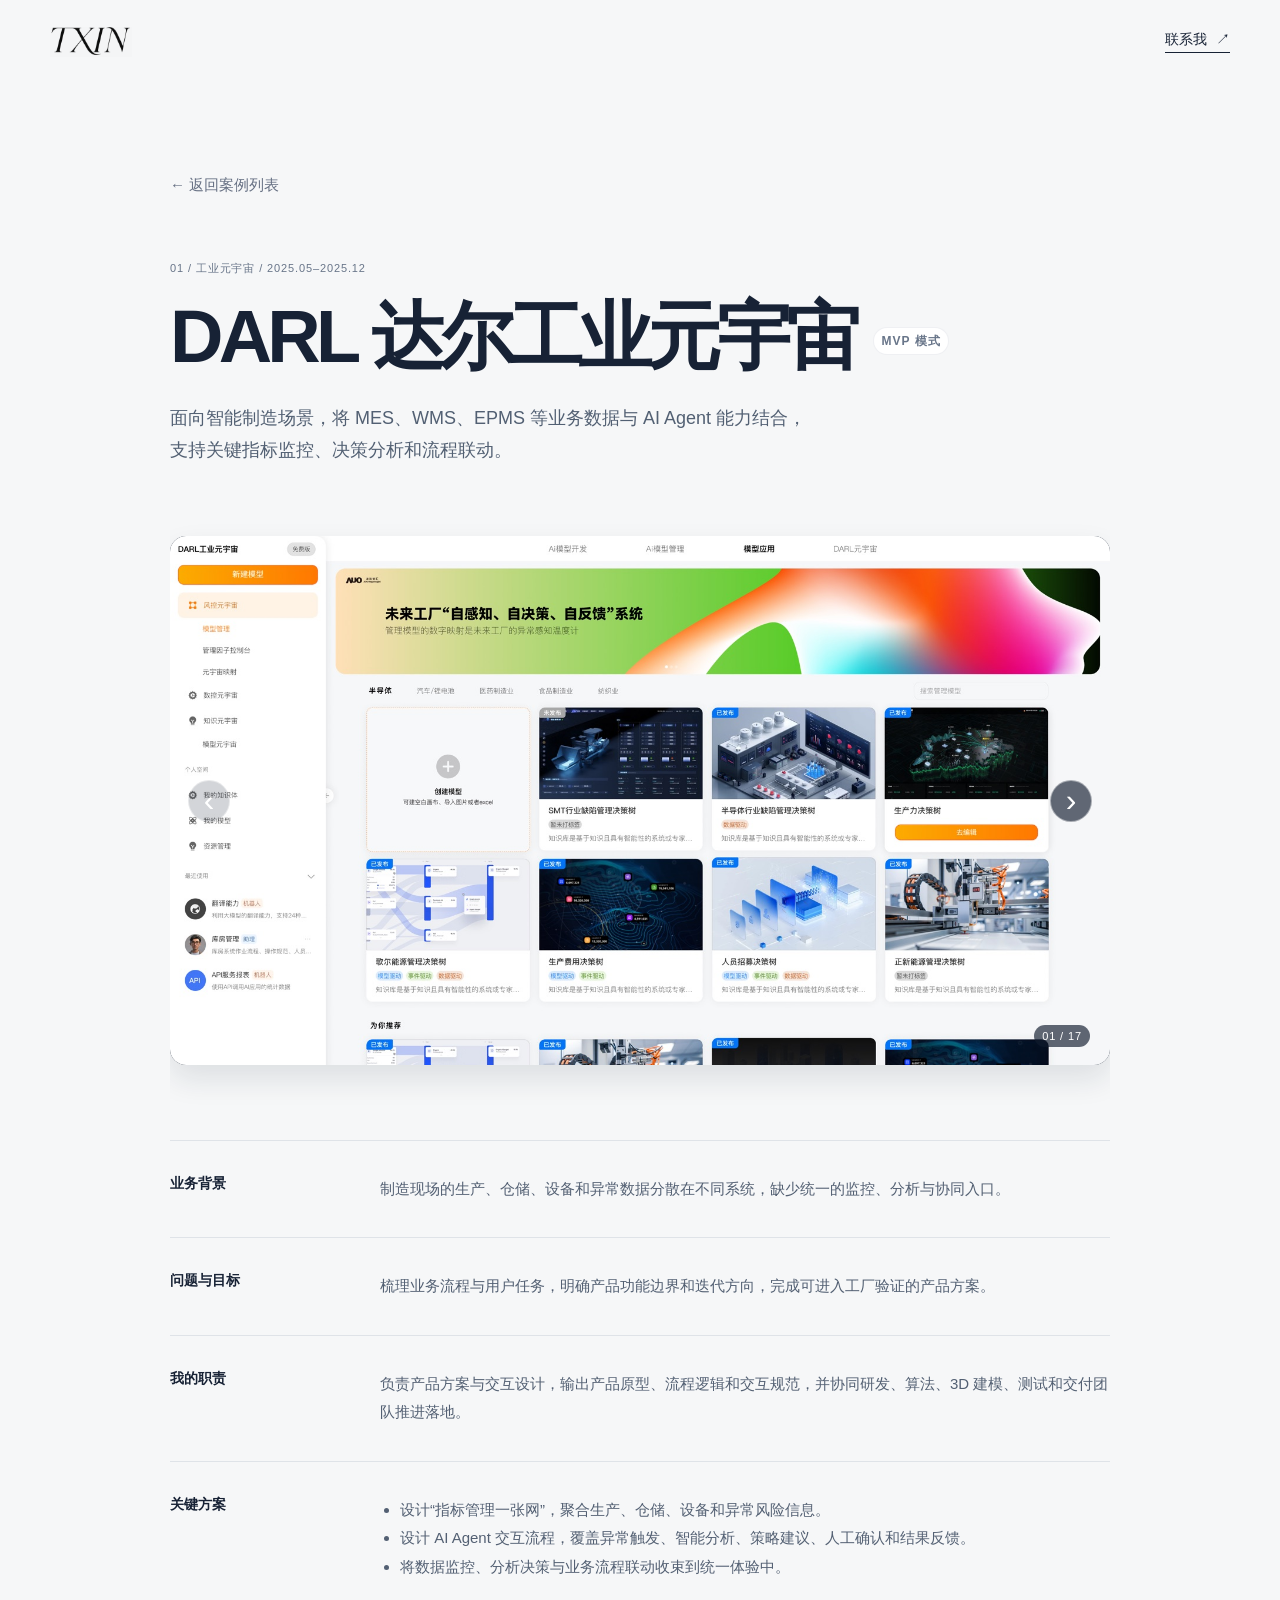
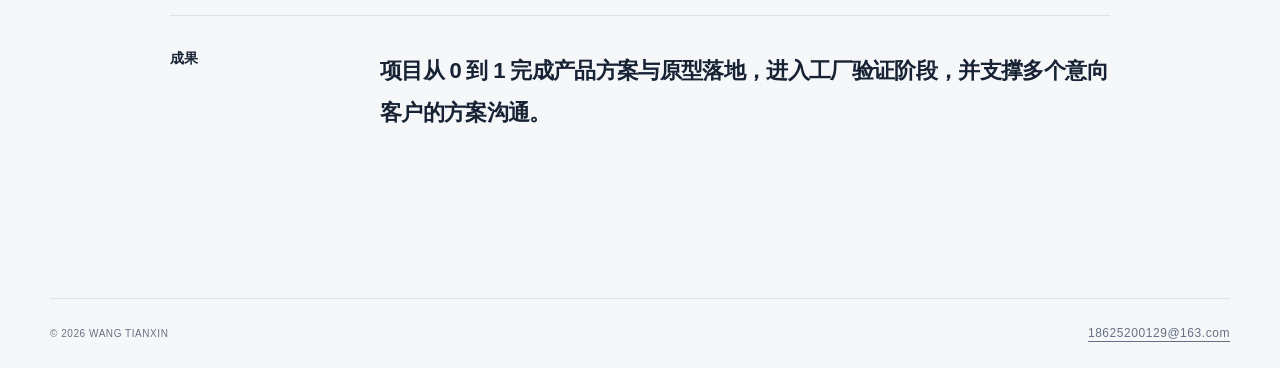
<file: cases/operations-platform.html>
<!doctype html>
<html lang="zh-CN">
  <head>
    <meta charset="UTF-8" />
    <meta name="viewport" content="width=device-width, initial-scale=1.0" />
    <title>DARL 达尔工业元宇宙｜王恬心</title>
    <link rel="stylesheet" href="../styles.css" />
    <script src="../case-gallery.js" defer></script>
  </head>
  <body class="case-page">
    <header class="site-header"><a class="wordmark" href="../index.html" aria-label="回到首页"><img class="txin-logo" src="../assets/txin-logo.png" alt="TXIN" /></a><a class="contact-link" href="mailto:18625200129@163.com">联系我 <span>↗</span></a></header>
    <main class="case-main">
      <a class="back-link" href="../index.html">← 返回案例列表</a>
      <p class="case-label">01 / 工业元宇宙 / 2025.05–2025.12</p>
      <h1>DARL 达尔工业元宇宙 <span class="mvp-badge">MVP 模式</span></h1>
      <p class="case-lead">面向智能制造场景，将 MES、WMS、EPMS 等业务数据与 AI Agent 能力结合，支持关键指标监控、决策分析和流程联动。</p>
      <section class="darl-gallery" data-images="../assets/darl/screen-01.jpg|../assets/darl/screen-02.jpg|../assets/darl/screen-03.jpg|../assets/darl/screen-04.jpg|../assets/darl/screen-05.jpg|../assets/darl/screen-06.jpg|../assets/darl/screen-07.jpg|../assets/darl/screen-08.jpg|../assets/darl/screen-09.jpg|../assets/darl/screen-10.jpg|../assets/darl/screen-11.jpg|../assets/darl/screen-12.jpg|../assets/darl/screen-15.jpg|../assets/darl/screen-16.jpg|../assets/darl/screen-17.jpg|../assets/darl/screen-18.jpg|../assets/darl/screen-19.jpg" aria-label="DARL 工业元宇宙界面展示">
        <div class="darl-gallery-frame">
          <img class="darl-gallery-image" src="../assets/darl/screen-01.jpg" alt="DARL 工业元宇宙界面 1" />
          <button class="darl-gallery-nav darl-gallery-prev" type="button" aria-label="查看上一张 DARL 界面" disabled>‹</button>
          <button class="darl-gallery-nav darl-gallery-next" type="button" aria-label="查看下一张 DARL 界面">›</button>
          <p class="darl-gallery-count"><span>01</span> / 17</p>
        </div>
      </section>
      <section class="case-content"><h2>业务背景</h2><p>制造现场的生产、仓储、设备和异常数据分散在不同系统，缺少统一的监控、分析与协同入口。</p></section>
      <section class="case-content"><h2>问题与目标</h2><p>梳理业务流程与用户任务，明确产品功能边界和迭代方向，完成可进入工厂验证的产品方案。</p></section>
      <section class="case-content"><h2>我的职责</h2><p>负责产品方案与交互设计，输出产品原型、流程逻辑和交互规范，并协同研发、算法、3D 建模、测试和交付团队推进落地。</p></section>
      <section class="case-content"><h2>关键方案</h2><ul><li>设计“指标管理一张网”，聚合生产、仓储、设备和异常风险信息。</li><li>设计 AI Agent 交互流程，覆盖异常触发、智能分析、策略建议、人工确认和结果反馈。</li><li>将数据监控、分析决策与业务流程联动收束到统一体验中。</li></ul></section>
      <section class="case-content"><h2>成果</h2><p class="case-result">项目从 0 到 1 完成产品方案与原型落地，进入工厂验证阶段，并支撑多个意向客户的方案沟通。</p></section>
    </main>
    <footer><span>© 2026 WANG TIANXIN</span><a href="mailto:18625200129@163.com">18625200129@163.com</a></footer>
  </body>
</html>
</file>
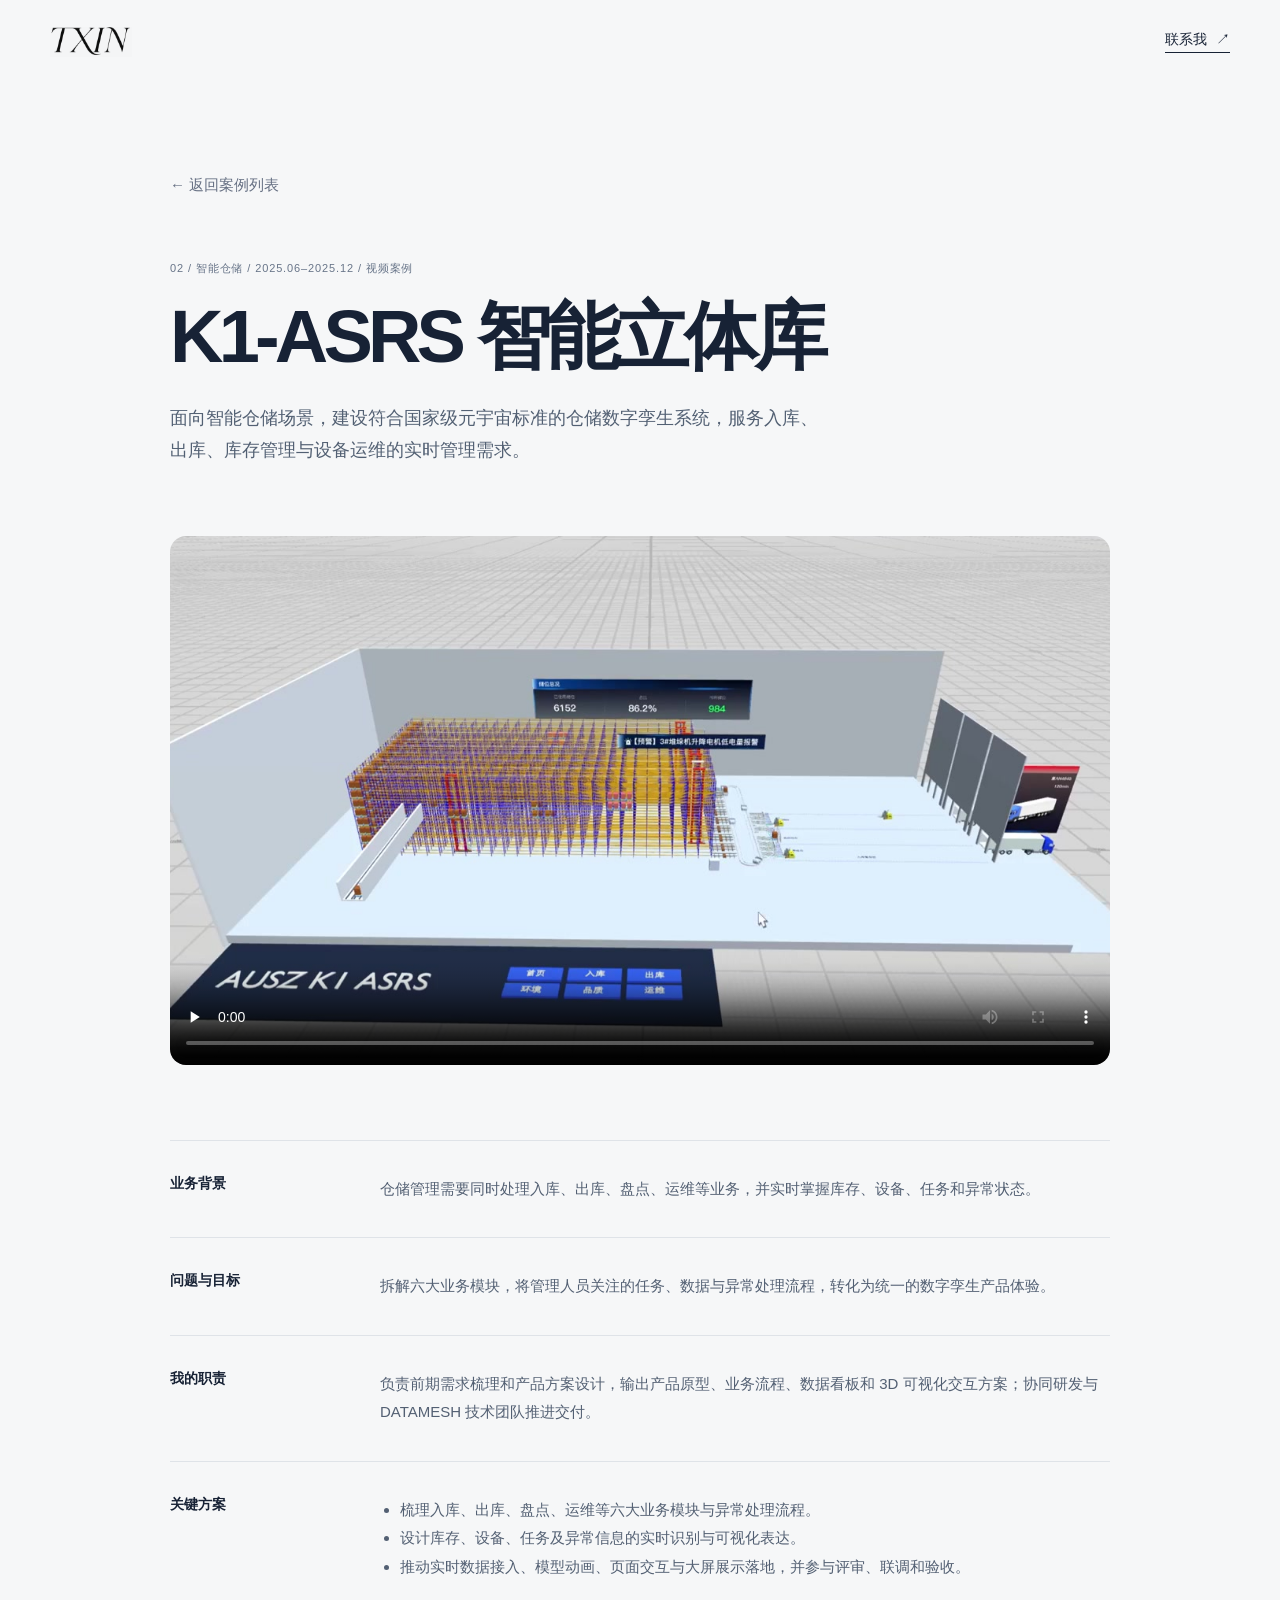
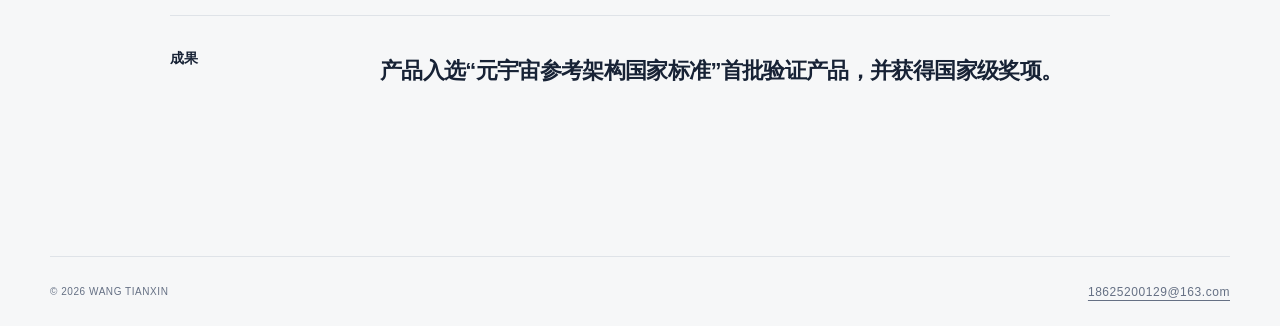
<file: cases/supply-chain.html>
<!doctype html>
<html lang="zh-CN">
  <head>
    <meta charset="UTF-8" />
    <meta name="viewport" content="width=device-width, initial-scale=1.0" />
    <title>K1-ASRS 智能立体库｜王恬心</title>
    <link rel="stylesheet" href="../styles.css" />
  </head>
  <body class="case-page">
    <header class="site-header"><a class="wordmark" href="../index.html" aria-label="回到首页"><img class="txin-logo" src="../assets/txin-logo.png" alt="TXIN" /></a><a class="contact-link" href="mailto:18625200129@163.com">联系我 <span>↗</span></a></header>
    <main class="case-main">
      <a class="back-link" href="../index.html">← 返回案例列表</a>
      <p class="case-label">02 / 智能仓储 / 2025.06–2025.12 / 视频案例</p>
      <h1>K1-ASRS 智能立体库</h1>
      <p class="case-lead">面向智能仓储场景，建设符合国家级元宇宙标准的仓储数字孪生系统，服务入库、出库、库存管理与设备运维的实时管理需求。</p>
      <section class="video-showcase" aria-label="K1 智能立体库项目展示视频">
        <video class="case-video" controls preload="none" poster="../assets/k1-warehouse-cover.jpg">
          <source src="../assets/k1-warehouse.mp4" type="video/mp4" />
          您的浏览器不支持视频播放。
        </video>
      </section>
      <section class="case-content"><h2>业务背景</h2><p>仓储管理需要同时处理入库、出库、盘点、运维等业务，并实时掌握库存、设备、任务和异常状态。</p></section>
      <section class="case-content"><h2>问题与目标</h2><p>拆解六大业务模块，将管理人员关注的任务、数据与异常处理流程，转化为统一的数字孪生产品体验。</p></section>
      <section class="case-content"><h2>我的职责</h2><p>负责前期需求梳理和产品方案设计，输出产品原型、业务流程、数据看板和 3D 可视化交互方案；协同研发与 DATAMESH 技术团队推进交付。</p></section>
      <section class="case-content"><h2>关键方案</h2><ul><li>梳理入库、出库、盘点、运维等六大业务模块与异常处理流程。</li><li>设计库存、设备、任务及异常信息的实时识别与可视化表达。</li><li>推动实时数据接入、模型动画、页面交互与大屏展示落地，并参与评审、联调和验收。</li></ul></section>
      <section class="case-content"><h2>成果</h2><p class="case-result">产品入选“元宇宙参考架构国家标准”首批验证产品，并获得国家级奖项。</p></section>
    </main>
    <footer><span>© 2026 WANG TIANXIN</span><a href="mailto:18625200129@163.com">18625200129@163.com</a></footer>
  </body>
</html>
</file>
<file: styles.css>
:root { --ink:#172235; --muted:#667083; --paper:#f4f5f6; --line:#dfe3e8; --card-w: 360px; --card-h:450px; --font-sans:"PingFang SC", "PingFang TC", "Hiragino Sans GB", "Microsoft YaHei", Arial, sans-serif; }
* { box-sizing:border-box; }
html { background:var(--paper); }
body { margin:0; min-width:320px; color:var(--ink); font-family:var(--font-sans); background:radial-gradient(circle at 50% 29%, #fff 0, #f7f8f9 28rem, var(--paper) 57rem); }
a { color:inherit; text-decoration:none; }
.site-header, footer { width:min(1180px, calc(100% - 48px)); margin:auto; display:flex; justify-content:space-between; align-items:center; }
.site-header { height:84px; }
.wordmark, .eyebrow, .card-index, footer { font-family:var(--font-sans); letter-spacing:.055em; }
.wordmark { font-size:14px; font-weight:500; }.wordmark span { color:#f05b42; }
.contact-link { font-size:14px; border-bottom:1px solid var(--ink); padding-bottom:3px; }.contact-link span { margin-left:5px; }
main { overflow:hidden; }.intro { width:min(1180px, calc(100% - 48px)); margin:90px auto 0; }
.eyebrow { color:#778294; font-size:11px; margin:0 0 22px; }
h1 { max-width:780px; font-size:clamp(46px, 6.1vw, 86px); line-height:1.11; letter-spacing:-.065em; margin:0; font-weight:600; }
.intro-copy { margin:35px 0 0; color:#536073; font-size:15px; line-height:1.9; }
.work { width:min(1180px, calc(100% - 48px)); margin:110px auto 0; }.section-heading { display:flex; justify-content:space-between; align-items:baseline; border-top:1px solid var(--line); padding-top:18px; }.section-heading .eyebrow { margin:0; }.section-heading > p:last-child { color:var(--muted); font-size:13px; margin:0; }
.case-deck { height:575px; max-width:900px; margin:36px auto 0; position:relative; isolation:isolate; }
.case-card { --x:0px; --r:0deg; width:var(--card-w); height:var(--card-h); position:absolute; left:50%; top:46px; transform:translateX(calc(-50% + var(--x))) rotate(var(--r)); transform-origin:center bottom; border-radius:17px; overflow:hidden; box-shadow:0 19px 30px #1520341c; background:#fff; transition:transform 240ms cubic-bezier(.2,.75,.25,1), box-shadow 240ms ease; outline-offset:7px; }
.case-card:hover, .case-card:focus-visible, .case-card.is-open { transform:translateX(calc(-50% + var(--x))) translateY(-20px) scale(1.035) rotate(0deg); box-shadow:0 29px 42px #15203436; z-index:10 !important; }
.case-card:focus-visible { outline:2px solid #172235; }
.card-1 { --x:-210px; --r:-8deg; z-index:1; }.card-2 { --x:-74px; --r:-3deg; z-index:2; }.card-3 { --x:72px; --r:3deg; z-index:3; }.card-4 { --x:212px; --r:8deg; z-index:4; }
.case-deck:has(.case-card:hover) .case-card:not(:hover) { filter:saturate(.82); }.case-deck:has(.case-card:focus-visible) .case-card:not(:focus-visible) { filter:saturate(.82); }
.card-visual { height:100%; padding:24px; color:#fff; position:relative; overflow:hidden; }.visual-kicker { font:11px var(--font-sans); letter-spacing:.1em; }.visual-1 { background:#243855; }.visual-2 { background:#d8a12d; }.visual-3 { background:#db5d47; }.visual-4 { background:#3c857f; }.k1-card-cover { padding:0; background:#132439; }.k1-card-cover img { width:100%; height:100%; display:block; object-fit:cover; }.k1-card-cover .visual-kicker { position:absolute; z-index:1; top:24px; left:24px; text-shadow:0 1px 8px #0009; }
.dashboard,.flow,.chart,.customer-grid { position:absolute; left:22px; right:22px; bottom:22px; height:300px; border:1px solid #ffffff7a; border-radius:8px; background:#ffffffd9; overflow:hidden; }.dash-nav { width:56px; height:100%; background:#dfe5ef; float:left; }.dash-main { margin-left:75px; padding:25px 18px; }.dash-main i { display:block; height:8px; border-radius:10px; background:#b8c5d9; margin-bottom:15px; }.dash-main i:nth-child(2) { width:74%; }.dash-main i:nth-child(3) { width:44%; }.dash-main b { display:block; background:#4269a4; height:118px; margin-top:30px; border-radius:3px 3px 0 0; }
.flow { background:#fff6dd; }.flow i { position:absolute; width:35px; height:35px; border-radius:50%; border:3px solid #d8a12d; }.flow i:nth-child(1){left:35px;top:58px}.flow i:nth-child(2){right:38px;top:85px}.flow i:nth-child(3){left:75px;bottom:49px}.flow i:nth-child(4){right:68px;bottom:38px}.flow b { position:absolute; height:2px; background:#d8a12d; transform-origin:left; width:148px; left:64px; top:77px; transform:rotate(11deg); }.flow b:last-child { left:103px; top:222px; transform:rotate(-8deg); }
.chart { background:#fff6f2; display:flex; align-items:end; gap:13px; padding:34px 26px; }.chart i { flex:1; background:#db5d47; border-radius:5px 5px 0 0; }.chart i:nth-child(1){height:39%}.chart i:nth-child(2){height:62%}.chart i:nth-child(3){height:47%}.chart i:nth-child(4){height:82%}.chart i:nth-child(5){height:70%}.chart b { position:absolute; left:25px; right:25px; top:67px; border-top:3px solid #172235; transform:rotate(-20deg); }
.customer-grid { background:#e6f3f0; display:grid; grid-template-columns:1fr 1fr; gap:10px; padding:18px; }.customer-grid i { border-radius:6px; background:#8cc5bc; }.customer-grid i:nth-child(2) { background:#62a69b; }.customer-grid i:nth-child(3) { background:#bbdfd8; }.customer-grid i:nth-child(4) { background:#377f75; }.customer-grid b { position:absolute; width:60%; height:60%; left:20%; top:20%; border:2px solid #fff; border-radius:50%; }
.card-detail { position:absolute; left:0; right:0; bottom:0; padding:24px; color:#fff; background:linear-gradient(0deg,#101b2dec 0%,#101b2ec7 58%,transparent 100%); opacity:0; transform:translateY(12px); transition:opacity 180ms ease, transform 180ms ease; }.case-card:hover .card-detail,.case-card:focus-visible .card-detail,.case-card.is-open .card-detail { opacity:1; transform:translateY(0); }.card-index { font-size:10px; margin:0 0 7px; color:#c8d2de; }.card-detail h2 { margin:0; font-size:23px; letter-spacing:-.04em; }.card-detail > p:not(.card-index) { margin:8px 0 16px; font-size:13px; line-height:1.65; }.card-detail span { font-size:12px; border-bottom:1px solid #ffffffb2; padding-bottom:2px; }.card-detail b { margin-left:5px; }
.about { max-width:680px; margin:24px auto 130px; padding-top:40px; border-top:1px solid var(--line); }.about > p:last-child { margin:0; font-size:25px; line-height:1.7; letter-spacing:-.035em; } footer { border-top:1px solid var(--line); height:70px; color:#657084; font-size:10px; } footer a { font-size:12px; text-decoration:underline; text-underline-offset:4px; }
.case-page { background:#f6f7f8; }.case-main { width:min(940px, calc(100% - 48px)); margin:92px auto 130px; }.back-link { display:inline-block; font-size:13px; color:var(--muted); margin-bottom:66px; }.case-label { font:11px var(--font-sans); color:#687589; letter-spacing:.08em; margin:0 0 20px; }.case-main h1 { font-size:clamp(44px, 6vw, 74px); }.case-lead { max-width:650px; margin:25px 0 70px; color:#526073; font-size:18px; line-height:1.75; }.case-hero { min-height:430px; border-radius:16px; margin-bottom:75px; }.video-showcase { margin-bottom:75px; overflow:hidden; border-radius:16px; background:#d8a12d; }.case-video { display:block; width:100%; aspect-ratio:16 / 9; background:#172235; object-fit:cover; }.case-content { display:grid; grid-template-columns:180px 1fr; gap:30px; padding:34px 0; border-top:1px solid var(--line); }.case-content h2 { margin:0; font-size:14px; }.case-content p,.case-content li { color:#536073; font-size:15px; line-height:1.9; }.case-content p { margin:0; }.case-content ul { margin:0; padding-left:20px; }.case-result { color:var(--ink) !important; font-size:22px !important; font-weight:600; letter-spacing:-.03em; }.diagnostic-hero { aspect-ratio:16 / 9; min-height:0; overflow:hidden; border:1px solid #0c718d; border-radius:16px; color:#e5fbff; background:radial-gradient(circle at 38% 42%,#12364c 0,#05131d 38%,#03070b 100%); box-shadow:0 18px 40px #03192338; }.diagnostic-topbar { height:44px; padding:0 18px; display:flex; align-items:center; justify-content:space-between; border-bottom:1px solid #1b7591; color:#c7f7ff; font:600 10px var(--font-sans); letter-spacing:.14em; }.live-dot { display:inline-block; width:7px; height:7px; margin-right:5px; border-radius:50%; background:#1ce6b8; box-shadow:0 0 0 0 #1ce6b87a; animation:statusPulse 1.8s infinite; }.diagnostic-main { height:calc(100% - 44px); display:grid; grid-template-columns:41% 59%; }.machine-zone { position:relative; overflow:hidden; border-right:1px solid #15506a; background:linear-gradient(130deg,#101f2a 0%,#061018 100%); }.machine-rotation { width:100%; height:100%; display:block; object-fit:cover; opacity:.95; }.device-info-card,.health-summary { position:absolute; left:14px; width:46%; padding:11px 12px; border:1px solid #1686a6; background:#07131dd9; box-shadow:0 8px 20px #0006; }.device-info-card { top:14px; }.health-summary { bottom:14px; }.device-info-card p,.health-summary p { margin:0 0 8px; color:#d8faff; font-size:10px; font-weight:600; }.device-info-card dl { margin:0; }.device-info-card dl div { display:flex; justify-content:space-between; gap:8px; padding:4px 0; font-size:9px; }.device-info-card dt { color:#8faebb; }.device-info-card dd { margin:0; color:#e5fbff; text-align:right; }.device-info-card dd b { color:#f4c84b; }.health-summary span { display:block; margin:4px 0; font-size:8px; }.health-good { color:#22dda2; }.health-watch { color:#f5c75e; }.health-alert { color:#ff615e; }.analytics-zone { display:grid; grid-template-rows:auto auto 1fr; gap:9px; padding:12px; min-width:0; }.metric-strip,.scatter-row { display:grid; grid-template-columns:repeat(3,1fr); gap:8px; }.metric-strip > div,.scatter-panel,.trend-panel { border:1px solid #0a5a73; background:#07131ebf; }.metric-strip > div { padding:9px; }.metric-strip span { display:block; color:#85a9b7; font-size:8px; }.metric-strip strong { margin-top:4px; color:#6ee9ff; font:600 clamp(16px,2vw,25px) var(--font-sans); letter-spacing:-.04em; }.metric-strip strong.warning { color:#ffc94c; }.metric-strip em { margin-left:3px; color:#91aeba; font-size:8px; font-style:normal; }.scatter-panel { padding:6px; }.scatter-panel b { color:#c5f4fa; font-size:8px; }.scatter-canvas { position:relative; height:62px; margin-top:5px; overflow:hidden; background-image:linear-gradient(#18516666 1px,transparent 1px),linear-gradient(90deg,#18516666 1px,transparent 1px); background-size:25% 33%; }.scatter-canvas i { position:absolute; width:5px; height:5px; border-radius:50%; background:#10c9ed; box-shadow:0 0 7px #10c9ed; animation:dotPulse 2.4s infinite alternate; }.scatter-canvas i:nth-child(1){left:18%;top:42%}.scatter-canvas i:nth-child(2){left:45%;top:22%;background:#ff5353;animation-delay:-1s}.scatter-canvas i:nth-child(3){left:70%;top:56%;background:#ffc94c;animation-delay:-.4s}.scatter-canvas i:nth-child(4){left:83%;top:31%;animation-delay:-1.5s}.scatter-canvas i:nth-child(5){left:32%;top:74%;background:#ff5353;animation-delay:-.7s}.scatter-canvas.alt i:nth-child(1){left:12%;top:25%}.scatter-canvas.alt i:nth-child(2){left:63%;top:38%}.scatter-canvas.alt i:nth-child(3){left:44%;top:70%}.scatter-canvas.warm i:nth-child(1){left:25%;top:64%}.scatter-canvas.warm i:nth-child(2){left:72%;top:18%}.scatter-canvas.warm i:nth-child(3){left:51%;top:42%}.trend-panel { position:relative; min-height:0; padding:9px; overflow:hidden; }.trend-heading { display:flex; justify-content:space-between; color:#c5f4fa; font-size:9px; }.trend-heading span { color:#52d4ef; }.trend-panel svg { width:100%; height:calc(100% - 18px); margin-top:4px; overflow:visible; }.grid-line { stroke:#236077; stroke-width:1; }.trend-line { fill:none; stroke:#16c2ed; stroke-width:2; stroke-dasharray:750; stroke-dashoffset:750; animation:traceDraw 3.4s ease-in-out infinite alternate; }.anomaly-dot { fill:#ffc94c; filter:drop-shadow(0 0 3px #ffc94c); animation:dotPulse 1.7s infinite alternate; }.anomaly-dot.delay { animation-delay:-.8s; }.trend-callout { position:absolute; left:39%; top:50%; padding:7px 9px; border-radius:3px; color:#5d4500; background:#fff8e6; font-size:8px; box-shadow:0 7px 16px #0008; }.trend-callout span { color:#6f6f6f; font-size:7px; }.design-showcase { padding:68px 0 74px; border-top:1px solid var(--line); }.showcase-heading { max-width:610px; }.showcase-heading .case-label { margin-bottom:14px; }.showcase-heading h2 { margin:0; font-size:clamp(26px, 3.3vw, 40px); line-height:1.35; letter-spacing:-.045em; }.design-tabs { display:flex; gap:8px; margin:32px 0 22px; overflow-x:auto; padding-bottom:2px; }.design-tab { appearance:none; flex:0 0 auto; border:1px solid #d7dde4; border-radius:999px; padding:10px 16px; color:#687589; background:#fff; font:500 14px var(--font-sans); cursor:pointer; transition:background-color 180ms ease,color 180ms ease,border-color 180ms ease; }.design-tab:hover,.design-tab:focus-visible { border-color:#172235; color:#172235; outline:none; }.design-tab:focus-visible { box-shadow:0 0 0 3px #1722352b; }.design-tab.is-active { border-color:#172235; color:#fff; background:#172235; }.design-stage { border:1px solid #dce1e6; border-radius:18px; overflow:hidden; background:#fff; }.design-image-frame { aspect-ratio:16 / 9; display:grid; place-items:center; padding:16px; background:#e8edf1; }.design-image { display:block; width:100%; height:100%; object-fit:contain; transition:opacity 180ms ease; }.design-image.is-fading { opacity:0; }.design-copy { display:grid; grid-template-columns:180px 1fr; gap:30px; padding:28px 32px 31px; }.design-copy .case-label { margin:3px 0 0; }.design-copy h3 { margin:0 0 8px; font-size:20px; letter-spacing:-.03em; }.design-copy > p:not(.case-label) { grid-column:2; margin:0; color:#536073; font-size:14px; line-height:1.8; }
@media (max-width:760px) { :root{--card-w:min(52vw, 300px);--card-h:min(65vw, 375px)} .site-header,footer,.intro,.work,.case-main { width:calc(100% - 32px); }.site-header { height:68px; }.intro { margin-top:62px; }.work { margin-top:82px; }.section-heading { display:block; }.section-heading > p:last-child { margin-top:12px; line-height:1.6; }.case-deck { height:calc(var(--card-h) + 90px); margin-top:25px; }.case-card { top:30px; }.card-1 {--x:-31vw;--r:-7deg}.card-2 {--x:-10vw;--r:-2deg}.card-3 {--x:10vw;--r:2deg}.card-4 {--x:31vw;--r:7deg}.card-visual { padding:17px; }.dashboard,.flow,.chart,.customer-grid { height:245px; left:16px;right:16px;bottom:16px; }.about { margin:0 16px 90px; }.about > p:last-child {font-size:20px}.case-main { margin-top:55px; }.case-content { grid-template-columns:1fr; gap:13px; }.case-hero { min-height:340px; }.diagnostic-hero { aspect-ratio:auto; min-height:710px; }.diagnostic-main { height:calc(100% - 44px); grid-template-columns:1fr; grid-template-rows:310px 1fr; }.machine-zone { border-right:0; border-bottom:1px solid #15506a; }.analytics-zone { padding:10px; }.device-info-card,.health-summary { width:44%; }.design-showcase { padding:52px 0 58px; }.design-image-frame { padding:8px; }.design-copy { grid-template-columns:1fr; gap:10px; padding:22px; }.design-copy .case-label { margin:0; }.design-copy > p:not(.case-label) { grid-column:auto; } }
@keyframes statusPulse { 70% { box-shadow:0 0 0 6px transparent; } 100% { box-shadow:0 0 0 0 transparent; } }
@keyframes dotPulse { to { transform:scale(1.65); opacity:.58; } }
@keyframes traceDraw { to { stroke-dashoffset:0; } }
@media (prefers-reduced-motion: reduce) { *,*::before,*::after { scroll-behavior:auto !important; transition-duration:.01ms !important; animation-duration:.01ms !important; } }

.diagnostic-v2 { --cyan:#16c8ee; --panel:#07131dd9; --diagnostic-scale:1; position:relative; min-height:0; aspect-ratio:16 / 9; overflow:hidden; border:1px solid #126d87; border-radius:4px; color:#e6f8fc; background:radial-gradient(circle at 31% 42%,#24313a 0,#090e13 44%,#030507 100%); box-shadow:0 16px 38px #03192330; }.diagnostic-v2-scale { position:absolute; top:0; left:0; width:938px; height:527.625px; display:grid; grid-template-rows:9% 64% 27%; transform:scale(var(--diagnostic-scale)); transform-origin:top left; }
.diagnostic-v2 h2,.diagnostic-v2 h3,.diagnostic-v2 p { margin:0; font-family:var(--font-sans); }.diagnostic-v2-header { display:flex; align-items:center; justify-content:space-between; padding:0 18px; border-bottom:2px solid #152a36; background:#05080b; }.diagnostic-v2-header h2 { color:#f3f9fa; font-size:clamp(15px,2.4vw,28px); letter-spacing:-.035em; }.diagnostic-v2-header time { color:#b5dfff; font:600 clamp(7px,.85vw,11px) var(--font-sans); letter-spacing:.08em; }
.diagnostic-v2-main { display:grid; grid-template-columns:52% 48%; min-height:0; }.diagnostic-v2-machine { position:relative; overflow:hidden; border-right:1px solid #27424f; }.diagnostic-v2-rotation { position:absolute; inset:0; width:100%; height:100%; object-fit:cover; object-position:center; opacity:.9; }.diagnostic-info-panel,.diagnostic-health-panel { position:absolute; left:14px; z-index:1; width:38%; padding:9px 11px; border:1px solid #0f9fc5; background:#07111bdc; box-shadow:0 8px 20px #0008; }.diagnostic-info-panel { top:14px; }.diagnostic-health-panel { bottom:12px; }.diagnostic-info-panel h3,.diagnostic-health-panel h3,.diagnostic-analysis-panel h3,.diagnostic-model-panel h3 { color:#e6f8fc; font-size:clamp(8px,1vw,12px); font-weight:600; }.diagnostic-info-panel h3 i,.diagnostic-health-panel h3 i,.diagnostic-analysis-panel h3 i,.diagnostic-model-panel h3 i { display:inline-block; width:8px; height:8px; margin-right:6px; border-radius:2px; background:var(--cyan); box-shadow:0 0 8px #16c8ee; }.diagnostic-info-panel dl { margin:8px 0 0; }.diagnostic-info-panel dl div { display:grid; grid-template-columns:1fr auto; gap:6px; padding:4px 0; font-size:clamp(6px,.72vw,9px); }.diagnostic-info-panel dt { color:#b7cbd2; }.diagnostic-info-panel dd { margin:0; color:#edf9fa; text-align:right; }.diagnostic-info-panel dd b { padding:2px 8px; border-radius:2px; color:#382a00; background:#f1ba00; }.diagnostic-health-panel p { margin-top:5px; font-size:clamp(6px,.7vw,9px); }.diagnostic-health-panel .health-good { color:#21e39d; }.diagnostic-health-panel .health-watch { color:#f7c94d; }.diagnostic-health-panel .health-alert { color:#ff5a57; }
.diagnostic-v2-analysis { display:grid; grid-template-rows:43% 57%; gap:12px; padding:12px; min-width:0; }.diagnostic-analysis-panel { position:relative; overflow:hidden; padding:9px 10px; border:1px solid #0c5b72; background:#040a0ed6; }.diagnostic-analysis-panel h3 { margin-bottom:8px; }.diagnostic-v2 .scatter-row { display:grid; grid-template-columns:repeat(3,1fr); gap:9px; }.diagnostic-v2 .scatter-panel { padding:0; border:0; background:transparent; }.diagnostic-v2 .scatter-panel b { color:#d8f7fa; font-size:clamp(6px,.72vw,9px); }.diagnostic-v2 .scatter-canvas { height:calc(100% - 15px); min-height:50px; margin-top:4px; background-size:25% 33%; }.diagnostic-v2 .scatter-canvas i,.diagnostic-v2 .anomaly-dot,.diagnostic-v2 .trend-line { animation:none; }.diagnostic-trend-panel { min-height:0; }.diagnostic-trend-heading { display:grid; grid-template-columns:1fr 66px 76px; gap:8px; align-items:center; }.diagnostic-trend-heading h3 { margin:0; }.diagnostic-trend-heading span { padding:5px 7px; border-radius:2px; color:#d7eef4; background:#0c2530; font-size:clamp(6px,.66vw,8px); }.diagnostic-trend-panel svg { width:100%; height:calc(100% - 27px); margin-top:5px; overflow:visible; }.diagnostic-v2 .grid-line { stroke:#16546a; }.diagnostic-v2 .trend-line { stroke:#1bc5ef; stroke-dasharray:none; stroke-dashoffset:0; }.diagnostic-v2 .anomaly-dot { fill:#f6cc4c; filter:none; }.diagnostic-v2 .trend-callout { left:38%; top:52%; padding:7px 9px; border-radius:2px; color:#795500; background:#fff8df; font-size:clamp(6px,.68vw,8px); box-shadow:0 5px 12px #0008; }.diagnostic-v2 .trend-callout span { color:#707070; font-size:clamp(5px,.56vw,7px); }
.diagnostic-model-panel { overflow:hidden; padding:9px 12px 12px; border-top:1px solid #0f7b98; background:linear-gradient(180deg,#0b1820 0%,#05090c 100%); }.diagnostic-model-panel h3 { margin-bottom:8px; }.diagnostic-table-wrap { overflow:hidden; border:1px solid #115368; }.diagnostic-model-panel table { width:100%; border-collapse:collapse; table-layout:fixed; color:#d2e2e5; font-size:clamp(5px,.57vw,7px); text-align:center; }.diagnostic-model-panel th { padding:6px 2px; color:#d8f6fa; background:#087297; font-weight:500; }.diagnostic-model-panel td { padding:5px 2px; border-top:1px solid #26363e; background:#15191d; }.diagnostic-model-panel tbody tr:nth-child(even) td { background:#202327; }
.diagnostic-v2 { border-color:#229db833; box-shadow:0 0 0 1px #54d8ed21,0 0 22px #1199bc30,inset 0 0 32px #18c9e30d; }
.diagnostic-v2-header h2 { font-size:clamp(13px,2.2vw,26px); }
.diagnostic-v2-rotation { object-fit:contain; object-position:center; }
.diagnostic-info-panel,.diagnostic-health-panel { border-color:#109dc3; background:linear-gradient(135deg,#0b1a25ee 0%,#061018df 100%); box-shadow:inset 0 0 20px #17c8ef0d,0 8px 20px #0006; }
.diagnostic-info-panel::before,.diagnostic-health-panel::before,.diagnostic-info-panel::after,.diagnostic-health-panel::after { content:""; position:absolute; width:17px; height:11px; pointer-events:none; }
.diagnostic-info-panel::before,.diagnostic-health-panel::before { top:-1px; left:-1px; border-top:2px solid #26cff2; border-left:2px solid #26cff2; }
.diagnostic-info-panel::after,.diagnostic-health-panel::after { right:-1px; bottom:-1px; border-right:2px solid #26cff2; border-bottom:2px solid #26cff2; }
.diagnostic-info-panel h3,.diagnostic-health-panel h3 { display:flex; align-items:center; gap:6px; }
.diagnostic-info-panel h3 i.v2-panel-icon,.diagnostic-health-panel h3 i.v2-panel-icon { width:18px; height:18px; margin:0; display:inline-grid; place-items:center; border-radius:2px; color:#fff; background:#04a9d4; box-shadow:0 0 10px #05bceb88; font:700 14px/1 Arial,sans-serif; }
.diagnostic-info-panel h3 i.v2-health-icon,.diagnostic-health-panel h3 i.v2-health-icon { background:#06bddd; font-size:16px; }

.diagnostic-info-panel,.diagnostic-health-panel { border-color:rgb(16 157 195 / 30%); }
.diagnostic-info-panel::before,.diagnostic-health-panel::before,.diagnostic-info-panel::after,.diagnostic-health-panel::after { opacity:.3; }
.diagnostic-info-panel { padding:11px 12px; border:1px solid rgb(118 204 222 / 28%); border-radius:4px; background:linear-gradient(135deg,#0b1a25ee 0%,#061018df 100%); box-shadow:inset 0 1px 0 rgb(215 244 249 / 9%),0 12px 26px rgb(0 0 0 / 28%); backdrop-filter:blur(5px); }
.diagnostic-info-panel::before { top:-1px; left:13px; width:42px; height:2px; border:0; border-radius:2px; opacity:.9; background:linear-gradient(90deg,#73d2e4 0%,#36abc5 65%,transparent 100%); }
.diagnostic-info-panel::after { content:none; }
.diagnostic-info-panel h3 { gap:8px; color:#f0f8fa; letter-spacing:.01em; }
.diagnostic-info-panel h3 i.v2-panel-icon { width:20px; height:20px; border:1px solid rgb(159 229 241 / 35%); border-radius:4px; color:#e9fbff; background:#2aaac5; box-shadow:0 5px 12px rgb(0 128 156 / 25%); font-size:13px; }
.diagnostic-info-panel dl { margin-top:10px; }
.diagnostic-info-panel dl div { padding:5px 0; }
.diagnostic-info-panel dt { color:#afc6cd; }
.diagnostic-info-panel dd { color:#f1f7f8; font-weight:500; }
.diagnostic-info-panel dd b { padding:2px 7px; border:1px solid rgb(235 185 74 / 38%); border-radius:4px; color:#f4cb69; background:rgb(210 151 31 / 14%); font-weight:600; }
.diagnostic-v2 .scatter-canvas { height:76px; min-height:76px; padding:0 8px 11px 22px; background-image:linear-gradient(#18516699 1px,transparent 1px),linear-gradient(90deg,#18516699 1px,transparent 1px); background-position:22px 0,22px 0; background-size:calc((100% - 22px) / 4) 25%; }
.diagnostic-v2 .scatter-canvas .axis-y,.diagnostic-v2 .scatter-canvas .axis-x { position:absolute; color:#8ba6ae; font-size:5px; line-height:1; }.diagnostic-v2 .scatter-canvas .axis-y { left:1px; }.diagnostic-v2 .scatter-canvas .axis-1000 { top:1px; }.diagnostic-v2 .scatter-canvas .axis-0 { bottom:11px; }.diagnostic-v2 .scatter-canvas .axis-x { bottom:1px; }.diagnostic-v2 .scatter-canvas .axis-x0 { left:22px; }.diagnostic-v2 .scatter-canvas .axis-x5 { left:39%; }.diagnostic-v2 .scatter-canvas .axis-x10 { left:57%; }.diagnostic-v2 .scatter-canvas .axis-x15 { left:75%; }.diagnostic-v2 .scatter-canvas .axis-x20 { right:2px; }
.diagnostic-v2 .scatter-canvas i { width:4px; height:4px; animation:none; box-shadow:none; }.diagnostic-v2 .scatter-canvas i:nth-of-type(1){left:29%;top:23%;background:#1cc8ef}.diagnostic-v2 .scatter-canvas i:nth-of-type(2){left:41%;top:61%;background:#ff4d4d}.diagnostic-v2 .scatter-canvas i:nth-of-type(3){left:47%;top:38%;background:#f4c447}.diagnostic-v2 .scatter-canvas i:nth-of-type(4){left:58%;top:18%;background:#ff4d4d}.diagnostic-v2 .scatter-canvas i:nth-of-type(5){left:62%;top:54%;background:#1cc8ef}.diagnostic-v2 .scatter-canvas i:nth-of-type(6){left:69%;top:31%;background:#f4c447}.diagnostic-v2 .scatter-canvas i:nth-of-type(7){left:75%;top:65%;background:#ff4d4d}.diagnostic-v2 .scatter-canvas i:nth-of-type(8){left:80%;top:42%;background:#1cc8ef}.diagnostic-v2 .scatter-canvas i:nth-of-type(9){left:85%;top:19%;background:#f4c447}.diagnostic-v2 .scatter-canvas i:nth-of-type(10){left:89%;top:58%;background:#ff4d4d}.diagnostic-v2 .scatter-canvas i:nth-of-type(11){left:35%;top:45%;background:#f4c447}.diagnostic-v2 .scatter-canvas i:nth-of-type(12){left:92%;top:32%;background:#1cc8ef}
.diagnostic-v2 .scatter-canvas.alt i:nth-of-type(1){left:25%;top:59%}.diagnostic-v2 .scatter-canvas.alt i:nth-of-type(2){left:38%;top:30%}.diagnostic-v2 .scatter-canvas.alt i:nth-of-type(3){left:53%;top:66%}.diagnostic-v2 .scatter-canvas.alt i:nth-of-type(4){left:60%;top:21%}.diagnostic-v2 .scatter-canvas.alt i:nth-of-type(5){left:67%;top:45%}.diagnostic-v2 .scatter-canvas.warm i:nth-of-type(1){left:31%;top:43%}.diagnostic-v2 .scatter-canvas.warm i:nth-of-type(2){left:43%;top:22%}.diagnostic-v2 .scatter-canvas.warm i:nth-of-type(3){left:56%;top:54%}.diagnostic-v2 .scatter-canvas.warm i:nth-of-type(4){left:64%;top:33%}.diagnostic-v2 .scatter-canvas.warm i:nth-of-type(5){left:72%;top:70%}
.diagnostic-v2 .trend-axis text { fill:#819da6; font:5px var(--font-sans); }.diagnostic-v2 .trend-panel svg { overflow:visible; }

/* 设备诊断看板：按原始大屏保留轻边框与固定坐标，动效仅用于数据流动。 */
.diagnostic-v2-machine { border-right:0; }
.diagnostic-v2-header { position:relative; border-bottom:1px solid rgb(34 157 184 / 18%); }
.diagnostic-v2-header::before { content:""; position:absolute; bottom:-2px; left:9px; width:34px; height:3px; background:#eef6f7; box-shadow:42px 0 0 -1px #159fc2; }
.diagnostic-v2-header::after { content:""; position:absolute; bottom:-2px; left:75px; width:235px; height:3px; background:linear-gradient(90deg,#12c9ed 0 2px,transparent 2px 88px,#12c9ed 88px 91px,transparent 91px 100%); opacity:.8; }
.diagnostic-analysis-panel { border-color:rgb(22 150 181 / 30%); box-shadow:inset 0 0 22px rgb(15 156 192 / 4%); }
.diagnostic-analysis-panel::before,.diagnostic-analysis-panel::after { content:""; position:absolute; top:-1px; width:16px; height:12px; border-top:2px solid rgb(31 195 230 / 70%); pointer-events:none; }
.diagnostic-analysis-panel::before { left:-1px; border-left:2px solid rgb(31 195 230 / 70%); }
.diagnostic-analysis-panel::after { right:-1px; border-right:2px solid rgb(31 195 230 / 70%); }
.diagnostic-model-panel { border-top-color:rgb(19 164 199 / 30%); }
.diagnostic-table-wrap { border-color:rgb(23 150 183 / 45%); }
.diagnostic-v2 .scatter-canvas::after { content:""; position:absolute; inset:0 2px 11px 22px; pointer-events:none; background:radial-gradient(circle at 9% 69%,#f4c447 0 1.7px,transparent 2.2px),radial-gradient(circle at 17% 37%,#1cc8ef 0 1.7px,transparent 2.2px),radial-gradient(circle at 23% 54%,#ff4d4d 0 1.7px,transparent 2.2px),radial-gradient(circle at 34% 17%,#f4c447 0 1.7px,transparent 2.2px),radial-gradient(circle at 52% 76%,#1cc8ef 0 1.7px,transparent 2.2px),radial-gradient(circle at 66% 12%,#ff4d4d 0 1.7px,transparent 2.2px),radial-gradient(circle at 73% 48%,#f4c447 0 1.7px,transparent 2.2px),radial-gradient(circle at 96% 72%,#1cc8ef 0 1.7px,transparent 2.2px); }
.diagnostic-v2 .scatter-canvas.alt::after { background:radial-gradient(circle at 8% 25%,#1cc8ef 0 1.7px,transparent 2.2px),radial-gradient(circle at 18% 66%,#ff4d4d 0 1.7px,transparent 2.2px),radial-gradient(circle at 29% 12%,#f4c447 0 1.7px,transparent 2.2px),radial-gradient(circle at 46% 49%,#1cc8ef 0 1.7px,transparent 2.2px),radial-gradient(circle at 56% 27%,#ff4d4d 0 1.7px,transparent 2.2px),radial-gradient(circle at 72% 71%,#f4c447 0 1.7px,transparent 2.2px),radial-gradient(circle at 84% 39%,#1cc8ef 0 1.7px,transparent 2.2px),radial-gradient(circle at 95% 17%,#ff4d4d 0 1.7px,transparent 2.2px); }
.diagnostic-v2 .scatter-canvas.warm::after { background:radial-gradient(circle at 9% 47%,#f4c447 0 1.7px,transparent 2.2px),radial-gradient(circle at 19% 73%,#1cc8ef 0 1.7px,transparent 2.2px),radial-gradient(circle at 32% 19%,#ff4d4d 0 1.7px,transparent 2.2px),radial-gradient(circle at 47% 65%,#f4c447 0 1.7px,transparent 2.2px),radial-gradient(circle at 59% 14%,#1cc8ef 0 1.7px,transparent 2.2px),radial-gradient(circle at 76% 52%,#ff4d4d 0 1.7px,transparent 2.2px),radial-gradient(circle at 87% 28%,#f4c447 0 1.7px,transparent 2.2px),radial-gradient(circle at 97% 68%,#1cc8ef 0 1.7px,transparent 2.2px); }
.diagnostic-v2 .trend-axis text { font-size:5px; }
.diagnostic-v2 .trend-wave { transform-box:fill-box; transform-origin:center; }
.diagnostic-v2 .trend-line { stroke-linecap:round; stroke-linejoin:round; }
@keyframes vibrationSampleDriftA { 0%,100% { transform:translate(0,0); opacity:.72; } 32% { transform:translate(1.6px,-1px); opacity:1; } 68% { transform:translate(-1px,.8px); opacity:.84; } }
@keyframes vibrationSampleDriftB { 0%,100% { transform:translate(0,0); opacity:.82; } 38% { transform:translate(-1.4px,1.1px); opacity:.68; } 74% { transform:translate(1px,-.7px); opacity:1; } }
@keyframes vibrationSampleDriftC { 0%,100% { transform:translate(0,0); opacity:.68; } 42% { transform:translate(.8px,1.4px); opacity:1; } 78% { transform:translate(-1.2px,-.8px); opacity:.8; } }
.diagnostic-v2 .scatter-canvas i { transform-origin:center; will-change:transform,opacity; animation:vibrationSampleDriftA 3.2s ease-in-out infinite; }
.diagnostic-v2 .scatter-canvas i:nth-of-type(3n+2) { animation-name:vibrationSampleDriftB; animation-delay:-1.1s; }
.diagnostic-v2 .scatter-canvas i:nth-of-type(3n) { animation-name:vibrationSampleDriftC; animation-delay:-2.2s; }
.diagnostic-v2 .scatter-canvas.alt i { animation-duration:3.6s; }
.diagnostic-v2 .scatter-canvas.warm i { animation-duration:4s; }
.diagnostic-v2 .diagnostic-v2-machine { border-right:0 !important; }
.diagnostic-v2-header h2 { font-size:clamp(11px,2vw,24px); }
.design-image-frame { overflow:hidden; transition:opacity 180ms ease; }
.design-image-frame.is-fading { opacity:0; }
.epms-showcase .design-image-frame { padding:10px; background:#fff; }
.epms-showcase .design-image { border:1px solid #dbe2e9; border-radius:9px; object-fit:contain; object-position:top center; }
.epms-showcase .design-image-frame[data-fit="cover"] .design-image { object-fit:cover; }
.epms-lead { margin-bottom:20px; }.project-tags { display:flex; flex-wrap:wrap; gap:8px; margin:0 0 70px; padding:0; list-style:none; }.project-tags li,.design-points li { border:1px solid #d7dde4; border-radius:999px; color:#5e6d80; background:#fff; font-size:12px; line-height:1; }.project-tags li { padding:8px 10px; }.case-boundary { max-width:730px; margin:0 0 40px 210px; color:#8993a1; font-size:12px; line-height:1.8; }.showcase-intro { margin:14px 0 0; color:#687589; font-size:14px; line-height:1.8; }.design-points { display:flex; flex-wrap:wrap; grid-column:2; gap:8px; margin:14px 0 0; padding:0; list-style:none; }.design-points li { padding:7px 9px; }.case-result-note { margin-top:16px !important; color:#7a8595 !important; font-size:13px !important; line-height:1.8 !important; }
.workflow-carousel { position:relative; width:100%; height:100%; }
.workflow-carousel .workflow-image { display:block; width:100%; height:100%; object-fit:contain; }
.workflow-nav { box-sizing:border-box; display:grid; place-items:center; position:absolute; z-index:2; top:50%; width:38px; height:38px; padding:0; border:1px solid #cfd8e3; border-radius:50%; color:#172235; background:#fffffff0; font-size:0; box-shadow:0 5px 15px #15223524; cursor:pointer; transform:translateY(-50%); transition:opacity 160ms ease,transform 160ms ease; }
.workflow-nav::before { content:"‹"; font:30px/1 Arial,sans-serif; transform:translateY(-2px); }.workflow-next::before { content:"›"; }
.card-cover { padding:0; background:#172235; }.card-cover::after { content:""; position:absolute; inset:0; background:linear-gradient(180deg,#0c17262e 0%,#101b2d22 48%,#101b2dda 100%); pointer-events:none; }.card-cover img { display:block; width:100%; height:100%; object-fit:cover; }.card-cover .visual-kicker { position:absolute; z-index:1; top:23px; left:23px; padding:6px 8px; border:1px solid #ffffff3d; border-radius:999px; color:#fff; background:#111b2a82; font-size:10px; text-shadow:0 1px 7px #0009; }.card-darl img { object-position:60% center; }.card-epms img { object-position:53% center; }.card-ai img { object-position:66% center; }.k1-card-cover .visual-kicker { top:23px; left:23px; }
.wordmark { display:inline-flex; align-items:center; }.txin-logo { display:block; width:82px; height:auto; mix-blend-mode:multiply; }
#page-title { letter-spacing:-.035em; }
.back-link { font-size:15px; }
#page-title.is-typing span:last-child::after { content:""; display:inline-block; width:.065em; height:.8em; margin-left:.08em; background:currentColor; vertical-align:-.04em; animation:titleCaret .7s steps(1) infinite; }
@keyframes titleCaret { 50% { opacity:0; } }
.design-copy { row-gap:8px; }
.back-link { animation:backLinkHint 1.15s ease-in-out .7s 2; transition:transform 180ms ease,color 180ms ease; }
.back-link:hover,.back-link:focus-visible { color:var(--ink); outline:none; transform:translateX(-4px); }
@keyframes backLinkHint { 0%,100% { transform:translateX(0); } 38% { transform:translateX(-4px); } 68% { transform:translateX(1px); } }
@media (prefers-reduced-motion: reduce) { .back-link { animation:none; } }
.card-cover::after { background:linear-gradient(180deg,#0c17261c 0%,#101b2d14 48%,#101b2d83 100%); }
.design-copy > p:not(.case-label) { transform:translateY(-4px); }
.visual-5 { background:#101a32; }.mega-card-cover { padding:0; overflow:hidden; }.mega-card-cover::after { content:""; position:absolute; inset:0; background:linear-gradient(180deg,#0b17333d,#0b1733d9); }.card-1 { --x:-280px; --r:-10deg; }.card-2 { --x:-140px; --r:-5deg; }.card-3 { --x:0; --r:0deg; }.card-4 { --x:140px; --r:5deg; }.card-5 { --x:280px; --r:10deg; z-index:5; }
@media (max-width:760px) { .card-1 { --x:-38vw; --r:-9deg; }.card-2 { --x:-19vw; --r:-4.5deg; }.card-3 { --x:0; --r:0deg; }.card-4 { --x:19vw; --r:4.5deg; }.card-5 { --x:38vw; --r:9deg; } }
.card-4 { display:none; }.card-1 { --x:-210px; --r:-8deg; }.card-2 { --x:-70px; --r:-3deg; }.card-3 { --x:70px; --r:3deg; }.card-5 { --x:210px; --r:8deg; }
@media (max-width:760px) { .card-1 { --x:-31vw; --r:-7deg; }.card-2 { --x:-10vw; --r:-2deg; }.card-3 { --x:10vw; --r:2deg; }.card-5 { --x:31vw; --r:7deg; } }
.mega-hero { position:relative; display:grid; align-content:center; overflow:hidden; padding:42px; color:#edf5ff; background:linear-gradient(180deg,#10121624 0%,#10121684 100%),url("assets/mega-hero-background.png") center/cover no-repeat; }.mega-hero::before,.mega-hero::after { display:none; }.mega-hero-brand { position:relative; z-index:1; display:grid; justify-items:center; gap:6px; }.mega-hero-brand span,.mega-hero-brand small { color:#dacdf3; font:11px var(--font-sans); letter-spacing:.15em; }.mega-hero-brand b { font-size:clamp(38px,6vw,66px); letter-spacing:.08em; }.mega-path-grid { position:relative; z-index:1; display:grid; grid-template-columns:repeat(2,1fr); gap:12px; width:min(700px,100%); margin:38px auto 0; }.mega-path-grid article { min-height:145px; padding:21px; border:1px solid #dfc7ff4d; border-radius:10px; background:#14142ab8; }.mega-path-grid p { margin:0 0 18px; color:#bda7e6; font:10px var(--font-sans); letter-spacing:.14em; }.mega-path-grid h2 { margin:0; color:#fff; font-size:19px; letter-spacing:-.04em; }.mega-path-grid span { display:block; margin-top:10px; color:#c7c0d9; font-size:12px; line-height:1.7; }
.mega-planet-layer { position:absolute; inset:0; z-index:0; overflow:hidden; pointer-events:none; }.mega-planet { position:absolute; border-radius:50%; opacity:.36; mix-blend-mode:screen; will-change:transform,opacity; animation:megaPlanetFloat 8s ease-in-out infinite alternate; }.mega-planet-purple { left:34.5%; top:24%; width:9%; aspect-ratio:1; background:radial-gradient(circle at 38% 35%,#c5b3ff 0 8%,#7960d9 37%,#3f2d91 67%,transparent 71%); filter:drop-shadow(0 0 12px #8c6fff); }.mega-planet-orange { left:55%; top:36%; width:10%; aspect-ratio:1; background:radial-gradient(circle at 38% 35%,#ffe18c 0 8%,#ff9d22 35%,#c9550c 66%,transparent 71%); filter:drop-shadow(0 0 14px #ff8b2b); animation-delay:-3s; }.mega-planet-blue { left:61%; top:14%; width:8%; aspect-ratio:1; background:radial-gradient(circle at 38% 35%,#90e8ff 0 8%,#3d84ec 36%,#273997 67%,transparent 71%); filter:drop-shadow(0 0 12px #4f8dff); animation-duration:10s; animation-delay:-5s; } @keyframes megaPlanetFloat { from { transform:translate3d(-3px,2px,0) scale(.96); opacity:.24; } to { transform:translate3d(5px,-6px,0) scale(1.04); opacity:.48; } } @media (prefers-reduced-motion: reduce) { .mega-planet { animation:none; } }
.path-video-showcase { padding:0; background:#101722; }.path-video-showcase .case-label { margin:0; padding:22px 24px 0; color:#b7c6d8; }.path-video-showcase h2 { margin:8px 24px 20px; color:#fff; font-size:clamp(24px,3vw,34px); letter-spacing:-.04em; }.path-video { height:auto; aspect-ratio:auto; object-fit:contain; background:#101722; }
.mvp-badge { display:inline-block; margin:0 0 .18em .2em; padding:.38em .62em; border:1px solid #7b87981f; border-radius:999px; color:#687589; background:#fff; font:600 12px var(--font-sans); letter-spacing:.08em; vertical-align:middle; white-space:nowrap; }
.mega-hero-brand { will-change:transform; animation:megaContentFloat 5.4s ease-in-out infinite alternate; }.mega-planet { opacity:.5; animation:megaPlanetFloat 5.6s ease-in-out infinite alternate; }.mega-planet-orange { animation-delay:-2.2s; }.mega-planet-blue { animation-duration:7.2s; animation-delay:-4s; } @keyframes megaPlanetFloat { from { transform:translate3d(-14px,10px,0) scale(.9); opacity:.28; } to { transform:translate3d(16px,-18px,0) scale(1.14); opacity:.72; } } @keyframes megaContentFloat { from { transform:translateY(4px); } to { transform:translateY(-5px); } } @media (prefers-reduced-motion: reduce) { .mega-planet,.mega-hero-brand { animation:none; } }
@media (max-width:760px) { .mega-hero { min-height:440px; padding:28px 18px; }.mega-path-grid { grid-template-columns:1fr; margin-top:28px; }.mega-path-grid article { min-height:0; padding:17px; } }
@media (max-width:760px) { .epms-showcase .design-image-frame { padding:8px; }.project-tags { margin-bottom:58px; }.case-boundary { margin:0 0 30px; }.design-points { grid-column:auto; } }
.darl-gallery { margin:0 0 75px; }.darl-gallery-frame { position:relative; aspect-ratio:16 / 9; overflow:hidden; border-radius:16px; background:#101b2d; box-shadow:0 14px 30px #1520341c; }.darl-gallery-image { display:block; width:100%; height:100%; object-fit:cover; transition:opacity 180ms ease; }.darl-gallery-image.is-fading { opacity:0; }.darl-gallery-nav { position:absolute; top:50%; z-index:1; width:42px; height:42px; padding:0 0 2px; border:1px solid #ffffff73; border-radius:50%; color:#fff; background:#101b2da6; font:32px/1 Arial,sans-serif; cursor:pointer; transform:translateY(-50%); transition:background-color 180ms ease,opacity 180ms ease; }.darl-gallery-nav:hover:not(:disabled),.darl-gallery-nav:focus-visible { background:#101b2de0; outline:none; }.darl-gallery-nav:disabled { opacity:.28; cursor:default; }.darl-gallery-prev { left:18px; }.darl-gallery-next { right:18px; }.darl-gallery-count { position:absolute; right:20px; bottom:18px; margin:0; padding:5px 8px; border-radius:999px; color:#fff; background:#101b2da8; font-size:11px; letter-spacing:.08em; }
.workflow-nav:hover:not(:disabled),.workflow-nav:focus-visible { transform:translateY(-50%) scale(1.06); outline:none; }
.workflow-nav:disabled { opacity:.35; cursor:default; }
.workflow-prev { left:18px; }.workflow-next { right:18px; }
.diagnostic-v2 .scatter-row { align-items:start; transform:translateY(-6px); }
.diagnostic-v2 .scatter-canvas { height:68px; min-height:68px; }
.diagnostic-v2 .scatter-canvas::before { content:""; position:absolute; inset:0 2px 11px 22px; z-index:1; pointer-events:none; background:radial-gradient(circle at 5% 45%,#1cc8ef 0 1.5px,transparent 2px),radial-gradient(circle at 13% 16%,#ff4d4d 0 1.5px,transparent 2px),radial-gradient(circle at 21% 82%,#f4c447 0 1.5px,transparent 2px),radial-gradient(circle at 38% 55%,#1cc8ef 0 1.5px,transparent 2px),radial-gradient(circle at 44% 29%,#ff4d4d 0 1.5px,transparent 2px),radial-gradient(circle at 57% 43%,#f4c447 0 1.5px,transparent 2px),radial-gradient(circle at 69% 79%,#1cc8ef 0 1.5px,transparent 2px),radial-gradient(circle at 78% 9%,#ff4d4d 0 1.5px,transparent 2px),radial-gradient(circle at 89% 51%,#f4c447 0 1.5px,transparent 2px),radial-gradient(circle at 98% 35%,#1cc8ef 0 1.5px,transparent 2px); }
.diagnostic-v2 .scatter-canvas::after { z-index:1; }
.diagnostic-v2 .scatter-canvas i { z-index:2; }
.diagnostic-v2 .scatter-canvas .axis-y,.diagnostic-v2 .scatter-canvas .axis-x { z-index:3; }
.diagnostic-v2 .diagnostic-trend-panel svg { overflow:hidden; }
.diagnostic-v2-analysis { grid-template-rows:43fr 57fr; }
.diagnostic-v2 { background:linear-gradient(90deg,#171d23 0%,#20262d 52%,#0b151b 52%,#050a0e 100%); }
.diagnostic-v2-machine { background:radial-gradient(circle at 58% 46%,#3a4047 0%,#282e34 48%,#171d22 100%); }
.diagnostic-info-panel,.diagnostic-health-panel,.diagnostic-analysis-panel { border:1px solid rgb(118 204 222 / 28%); border-radius:4px; box-shadow:inset 0 1px 0 rgb(215 244 249 / 9%),0 10px 24px rgb(0 0 0 / 24%); backdrop-filter:blur(5px); }
.diagnostic-info-panel,.diagnostic-health-panel { background:linear-gradient(135deg,#0b1a25ee 0%,#061018df 100%); }
.diagnostic-analysis-panel { background:#040a0ed6; }
.diagnostic-health-panel::before,.diagnostic-analysis-panel::before { top:-1px; left:12px; width:38px; height:2px; border:0; border-radius:2px; opacity:.8; background:linear-gradient(90deg,#73d2e4 0%,#36abc5 65%,transparent 100%); }
.diagnostic-health-panel::after,.diagnostic-analysis-panel::after { content:none; }
.diagnostic-health-panel h3 { gap:8px; color:#f0f8fa; letter-spacing:.01em; }
.diagnostic-health-panel h3 i.v2-panel-icon { width:20px; height:20px; border:1px solid rgb(159 229 241 / 35%); border-radius:4px; color:#e9fbff; background:#2aaac5; box-shadow:0 5px 12px rgb(0 128 156 / 25%); font-size:14px; }
.diagnostic-model-panel { margin-top:8px; border-top:0; background:linear-gradient(180deg,rgb(16 35 45 / 98%) 0%,rgb(7 19 27 / 98%) 100%); box-shadow:inset 0 1px 0 rgb(215 244 249 / 5%); }
.diagnostic-table-wrap { border:1px solid rgb(118 204 222 / 28%); border-radius:4px; background:#0d1b23; box-shadow:inset 0 1px 0 rgb(215 244 249 / 5%); }
.diagnostic-model-panel th { border-bottom:1px solid rgb(118 204 222 / 22%); color:#e5f6f8; background:#15566a; }
.diagnostic-model-panel td { border-top:1px solid rgb(118 204 222 / 12%); background:#0f1d25; }
.diagnostic-model-panel tbody tr:nth-child(even) td { background:#142731; }
.diagnostic-model-panel th+th,.diagnostic-model-panel td+td { border-left:1px solid rgb(118 204 222 / 10%); }
</file>
